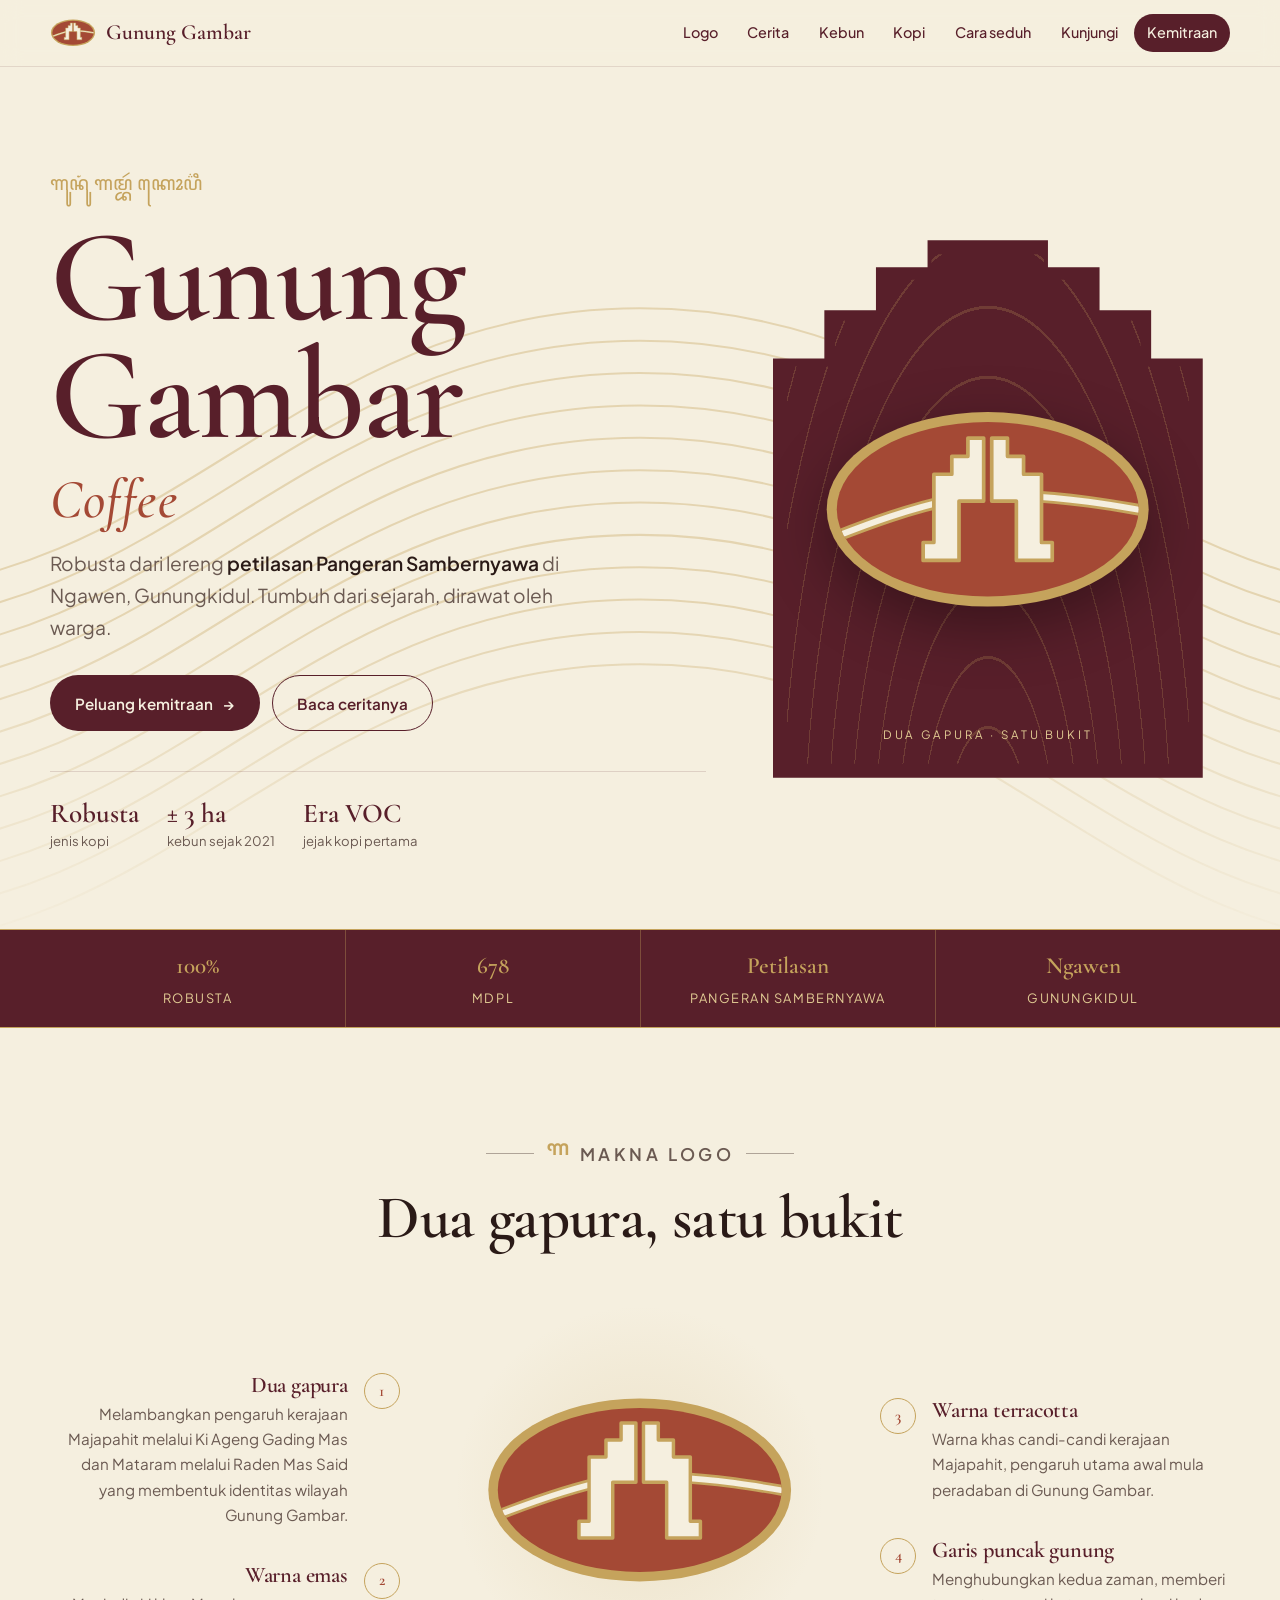
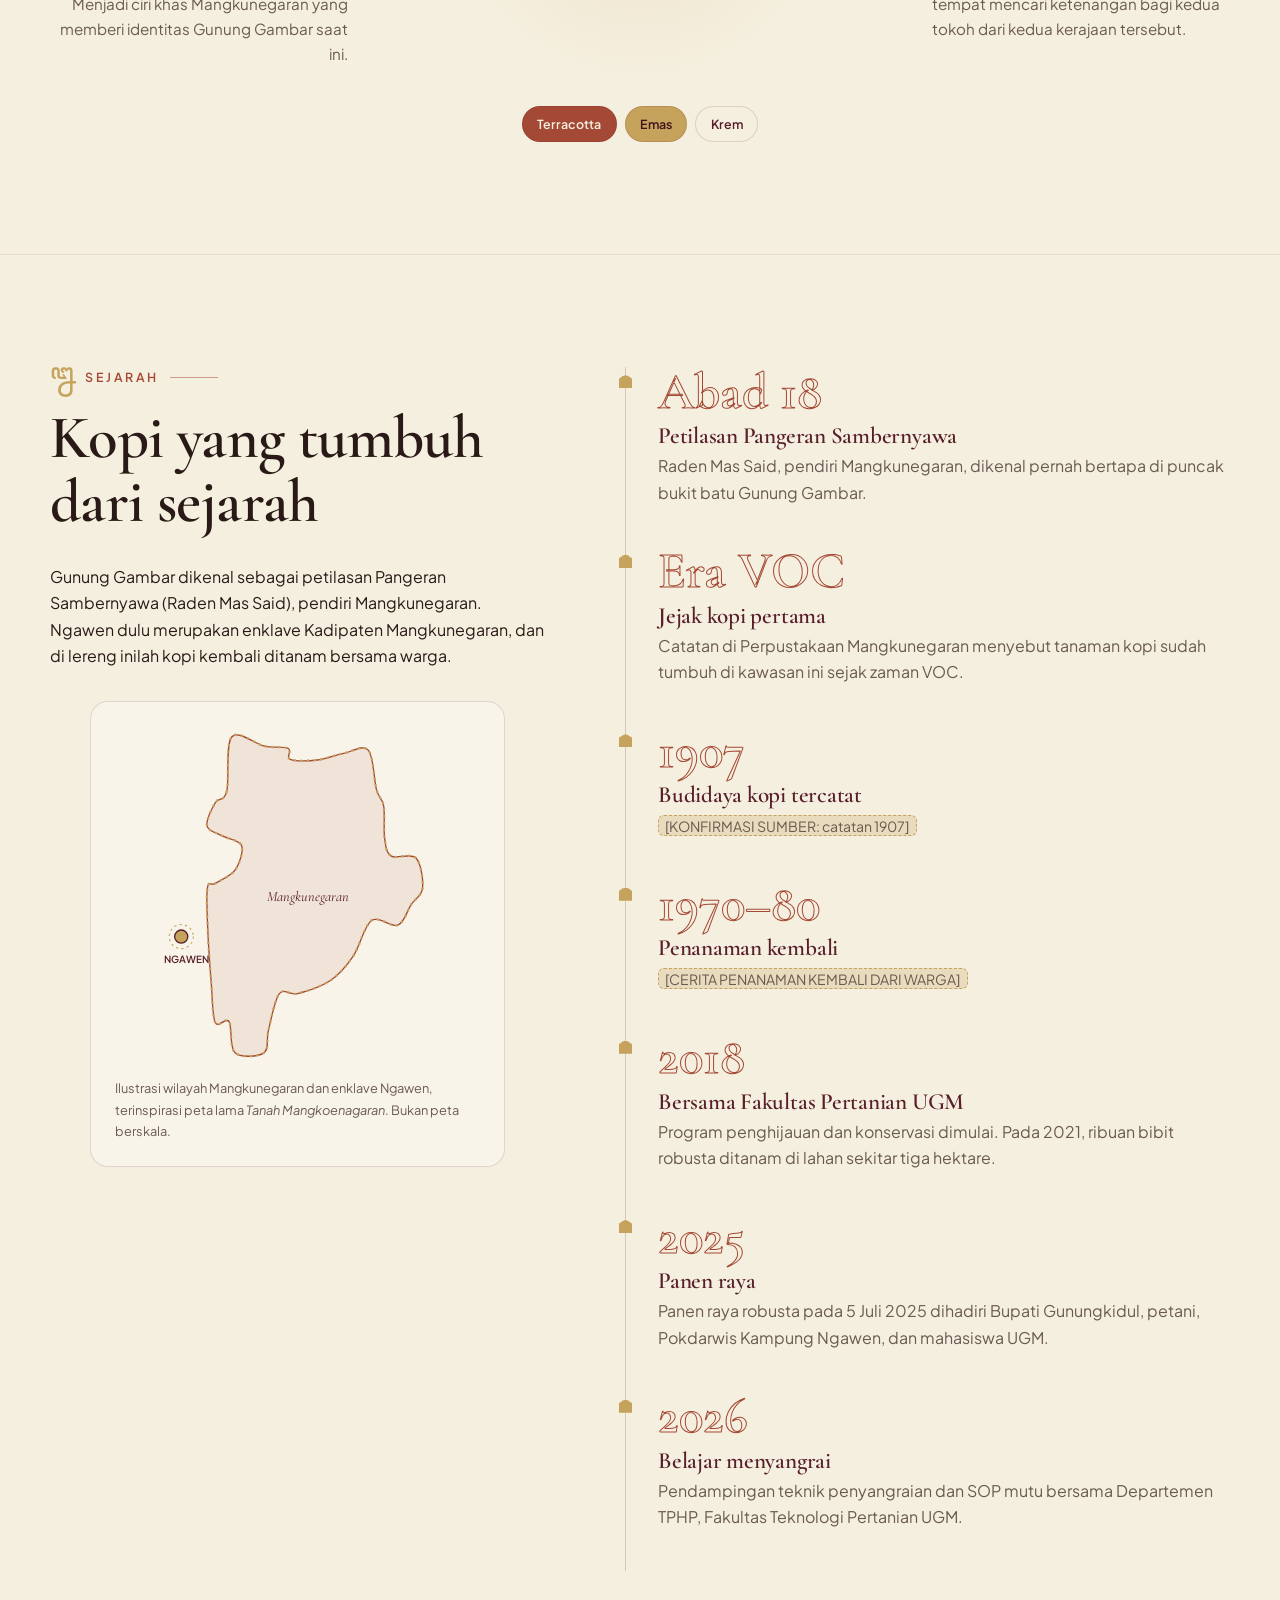
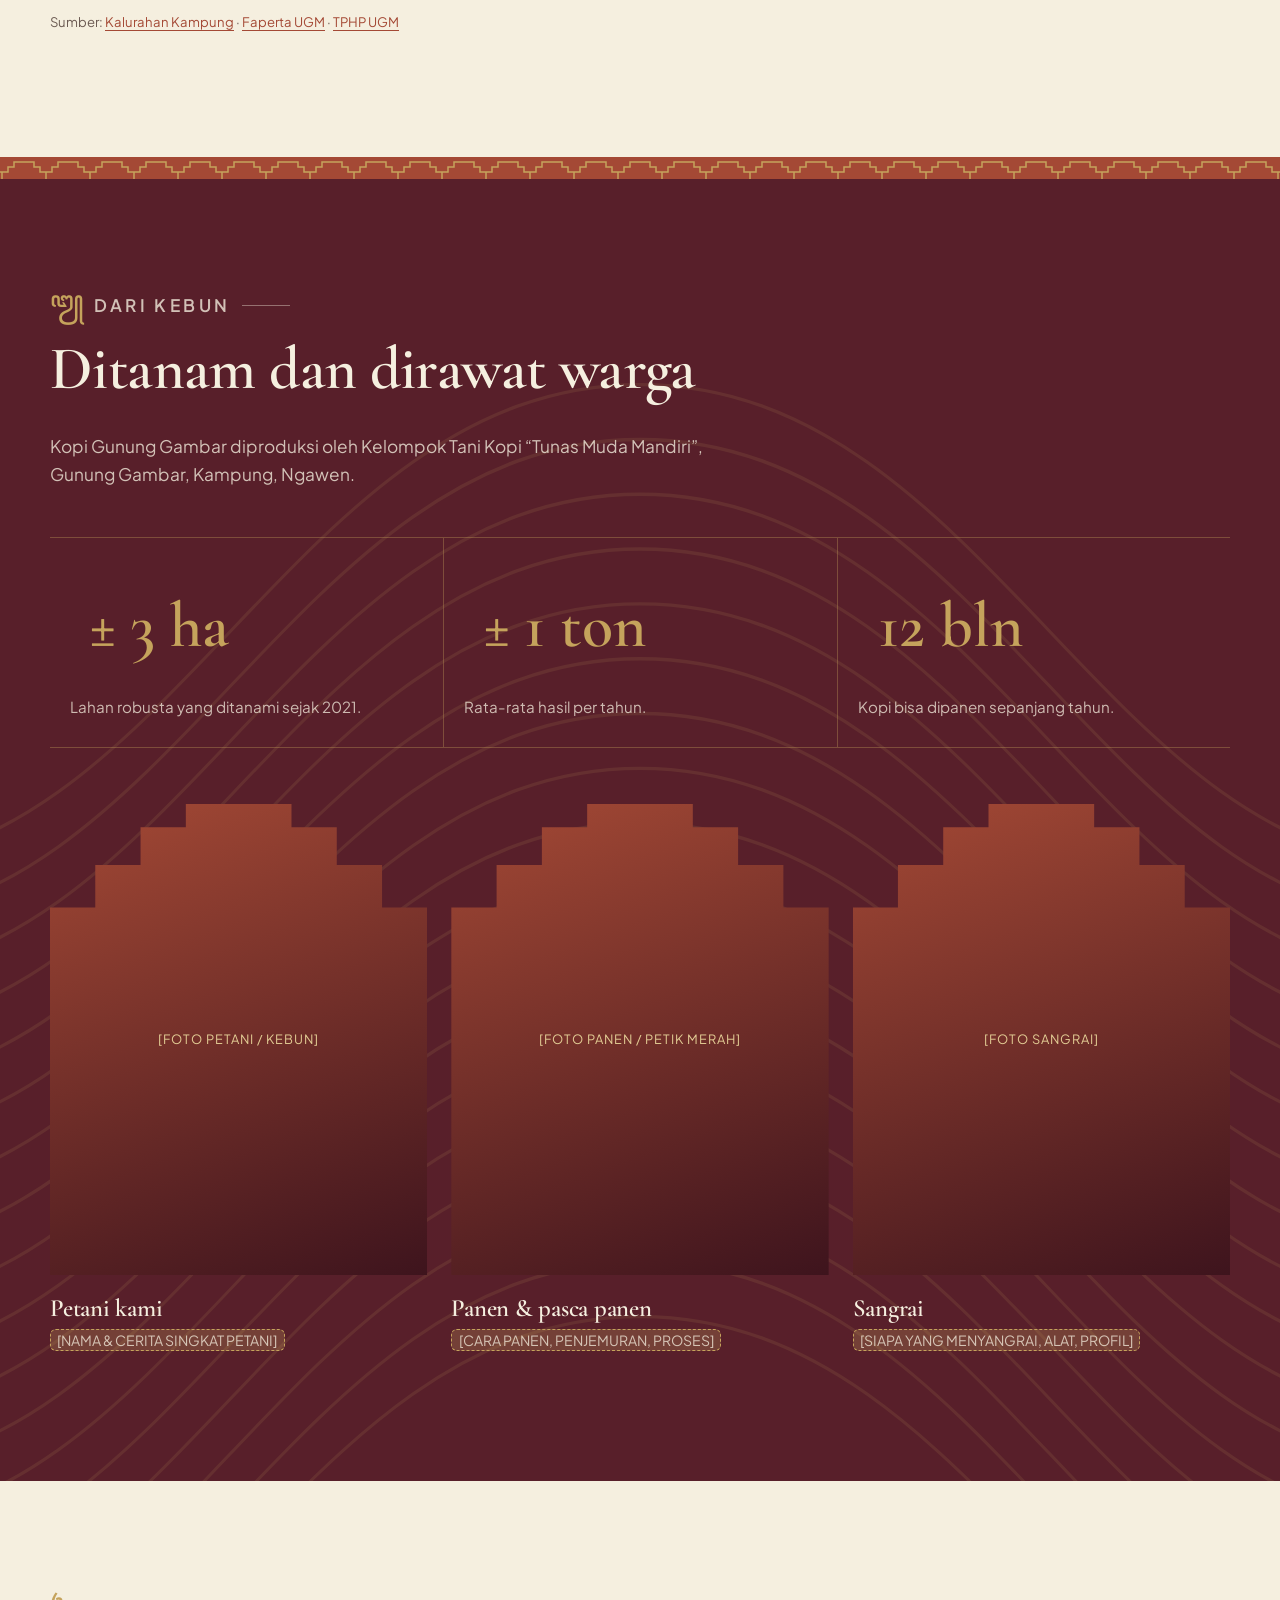
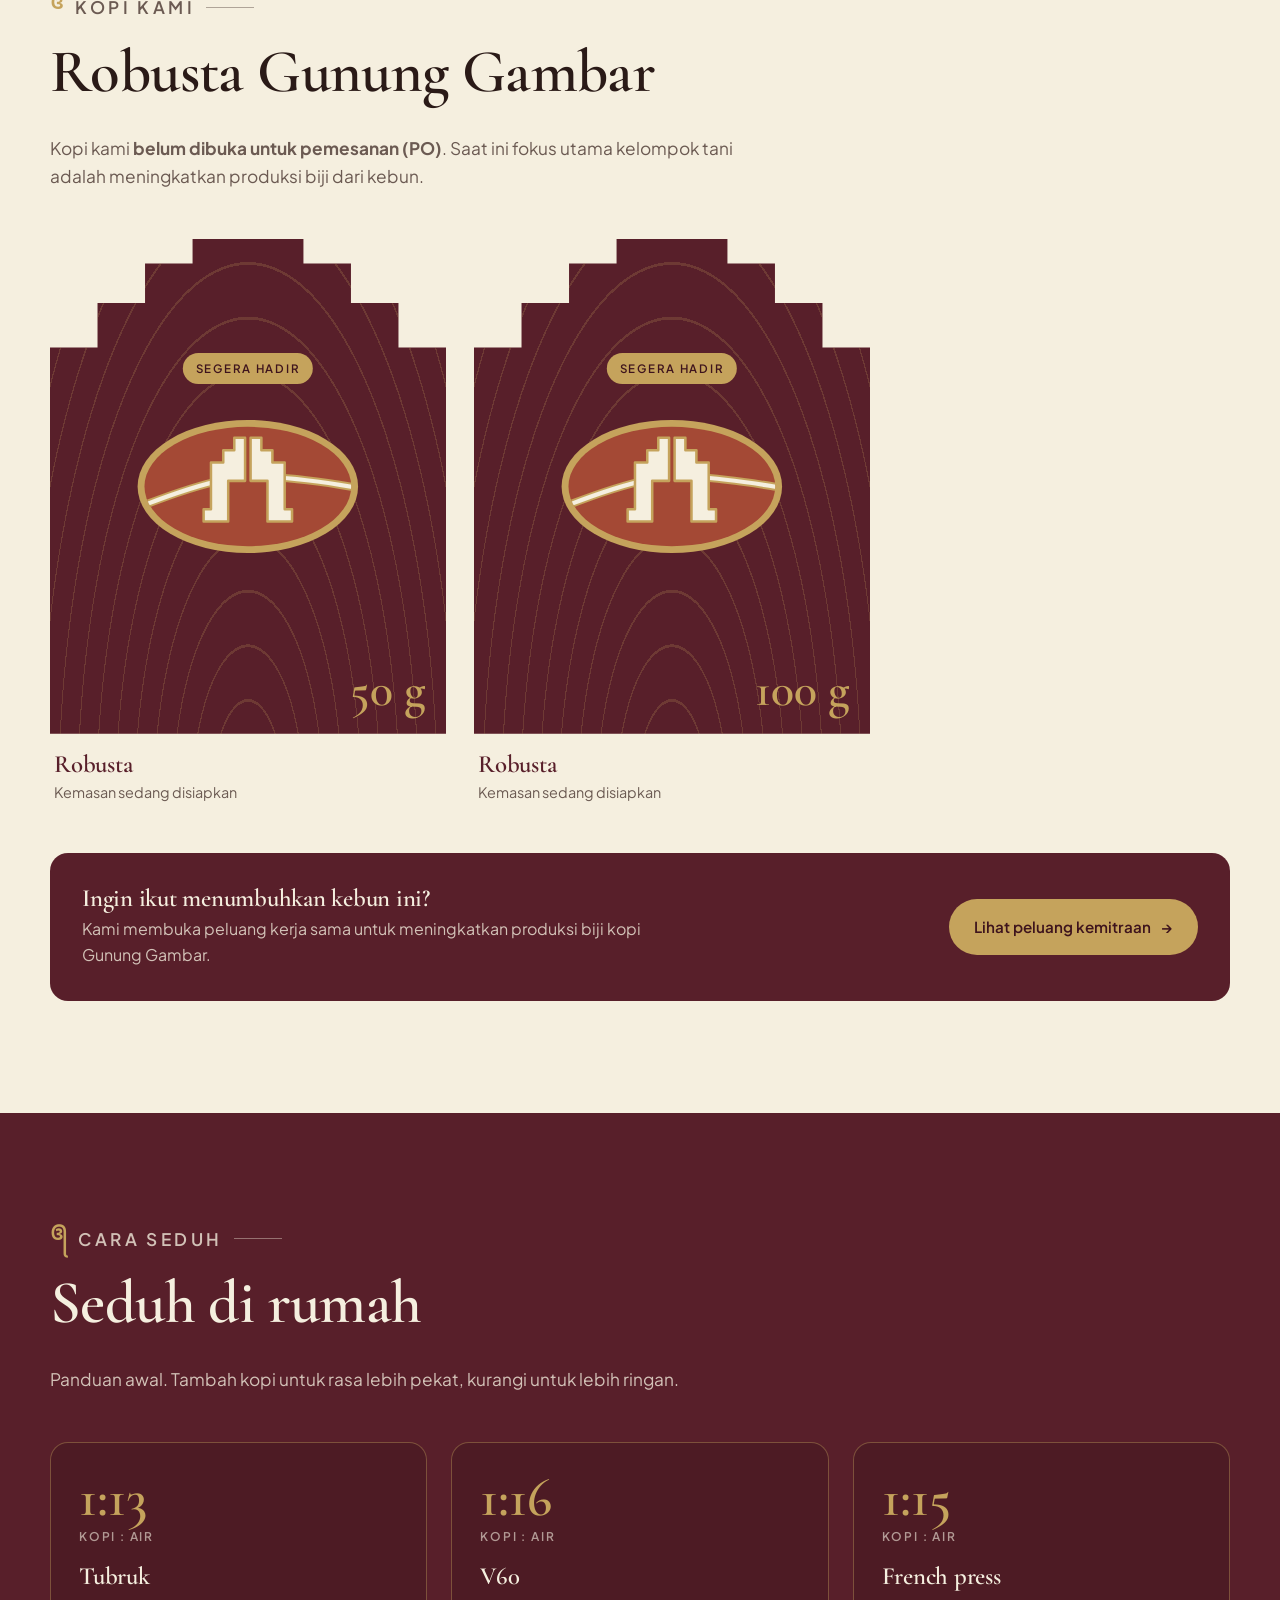
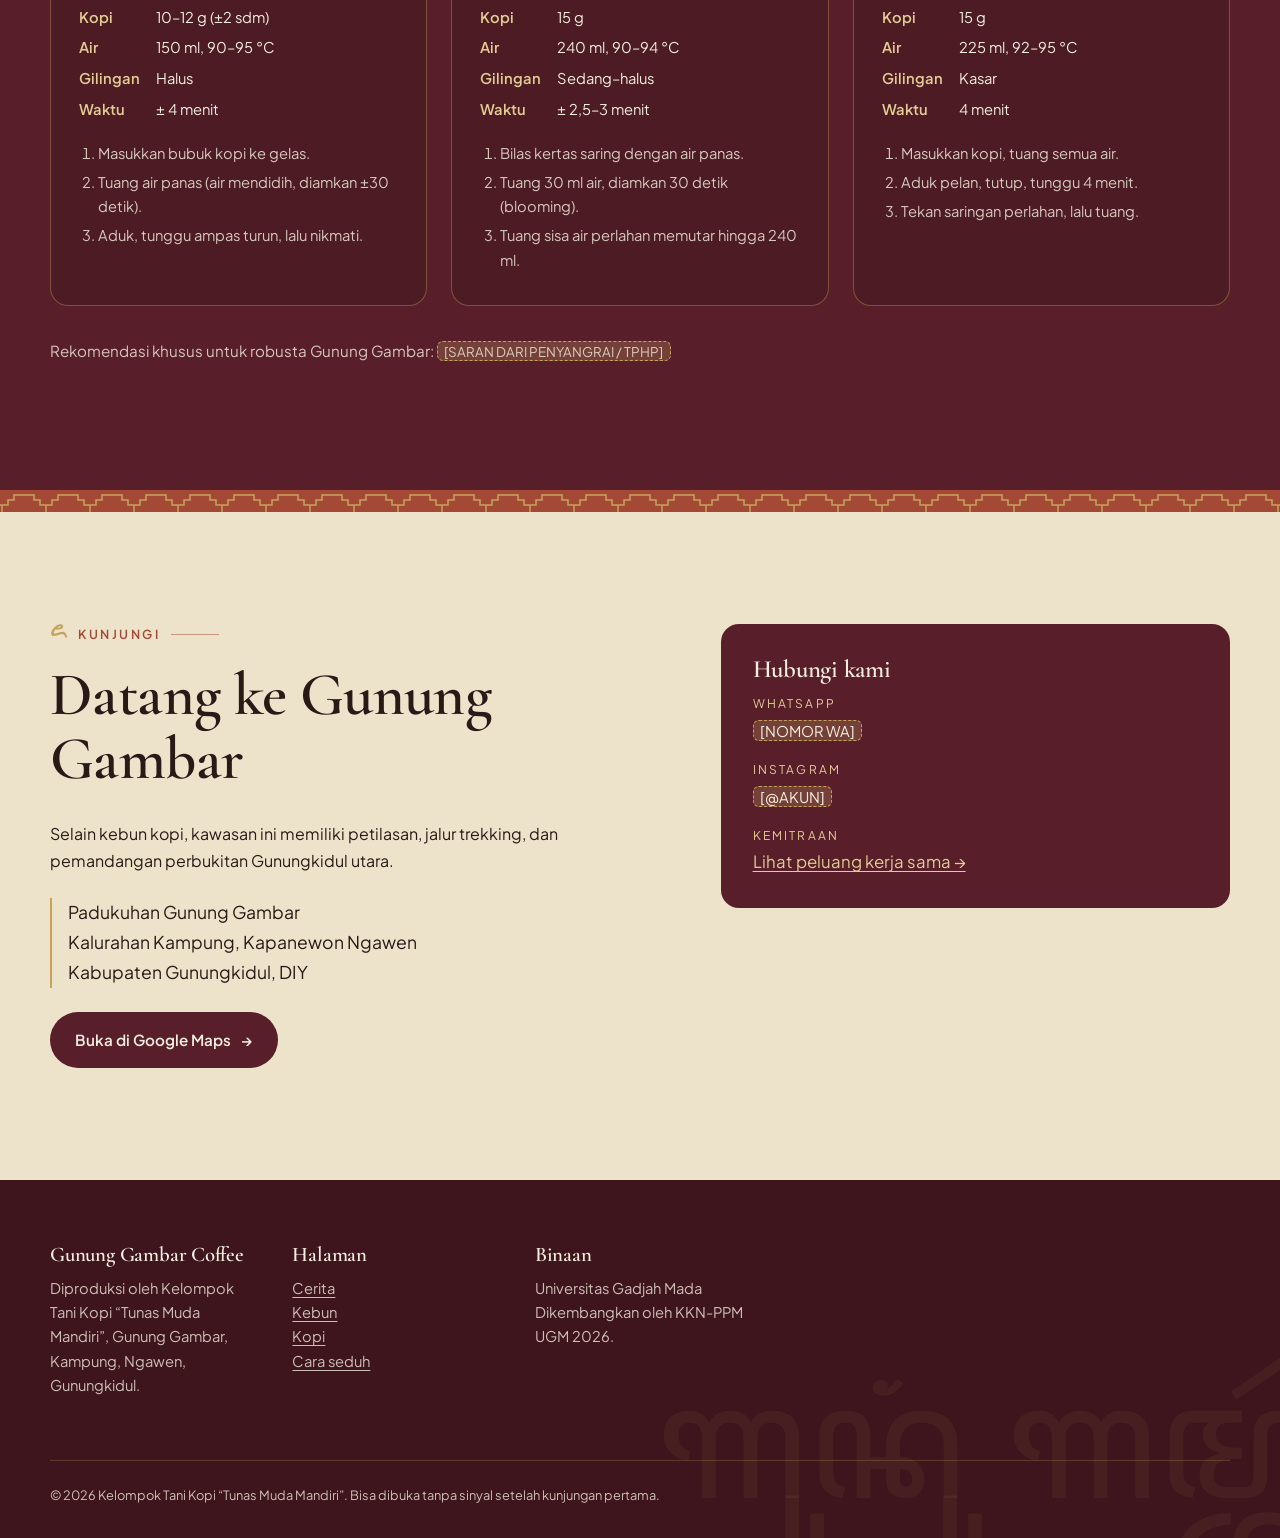
<file: index.html>
<!DOCTYPE html>
<html lang="id">
<head>
<meta charset="utf-8">
<meta name="viewport" content="width=device-width, initial-scale=1">
<title>Gunung Gambar Coffee — Robusta dari Ngawen, Gunungkidul</title>
<meta name="description" content="Kopi robusta Gunung Gambar dari Kalurahan Kampung, Ngawen, Gunungkidul. Cerita, asal kebun, dan cara seduh.">
<meta name="theme-color" content="#581F2A">
<link rel="manifest" href="manifest.webmanifest">
<link rel="icon" href="assets/ikon.svg" type="image/svg+xml">
<link rel="preconnect" href="https://fonts.googleapis.com">
<link rel="preconnect" href="https://fonts.gstatic.com" crossorigin>
<link rel="stylesheet" href="https://fonts.googleapis.com/css2?family=Cormorant+Garamond:ital,wght@0,500;0,600;1,500&amp;family=Plus+Jakarta+Sans:wght@400;500;600&amp;display=swap">
<link rel="stylesheet" href="https://fonts.googleapis.com/css2?family=Noto+Sans+Javanese&amp;display=swap&amp;text=%20%EA%A6%81%EA%A6%82%EA%A6%8F%EA%A6%92%EA%A6%A4%EA%A6%A5%EA%A6%A7%EA%A6%A9%EA%A6%B3%EA%A6%B4%EA%A6%B6%EA%A6%B8%EA%A6%BA%EA%A7%80%EA%A7%91%EA%A7%92%EA%A7%93%EA%A7%94%EA%A7%95%EA%A7%96">
<link rel="stylesheet" href="assets/style.css">
</head>
<body>
<a class="lewati" href="#isi">Langsung ke isi</a>
<svg width="0" height="0" style="position:absolute" aria-hidden="true">
  <defs><clipPath id="klip-biji"><ellipse cx="100" cy="64" rx="90" ry="52"/></clipPath></defs>
  <!-- Logo baru: biji kopi bata berbingkai emas + dua gapura + garis punggung bukit -->
  <symbol id="logo" viewBox="0 0 200 128">
    <ellipse cx="100" cy="64" rx="96" ry="58" fill="#C5A35C"/>
    <ellipse cx="100" cy="64" rx="90" ry="52" fill="#A44935"/>
    <g clip-path="url(#klip-biji)" fill="none" stroke-linecap="round">
      <path d="M0,84 C30,72 55,63 80,58 M120,56 C148,57 172,61 200,66" stroke="#C5A35C" stroke-width="7"/>
      <path d="M0,84 C30,72 55,63 80,58 M120,56 C148,57 172,61 200,66" stroke="#F5EFDF" stroke-width="3.6"/>
    </g>
    <g fill="#F5EFDF" stroke="#C5A35C" stroke-width="2.2" stroke-linejoin="round">
      <path d="M88.2,21.5H97.6V59.1H82.9V94.5H61.5V83.8H67.9V43.1H78.6V32.4H88.2Z"/>
      <path d="M111.8,21.5H102.4V59.1H117.1V94.5H138.5V83.8H132.1V43.1H121.4V32.4H111.8Z"/>
    </g>
  </symbol>
</svg>

<header class="kepala">
  <div class="wadah">
    <a class="merek" href="#beranda" aria-label="Gunung Gambar Coffee, ke beranda">
      <svg viewBox="0 0 200 128" aria-hidden="true"><use href="#logo"/></svg>
      <span>Gunung Gambar</span>
    </a>
    <nav aria-label="Menu utama">
      <ul class="menu">
        <li><a href="#makna">Logo</a></li>
        <li><a href="#cerita">Cerita</a></li>
        <li><a href="#kebun">Kebun</a></li>
        <li><a href="#kopi">Kopi</a></li>
        <li><a href="#seduh">Cara seduh</a></li>
        <li><a href="#kunjungi">Kunjungi</a></li>
        <li><a class="menu-sorot" href="kemitraan.html">Kemitraan</a></li>
      </ul>
    </nav>
  </div>
</header>

<main id="isi">

<!-- ================= BERANDA ================= -->
<section class="hero" id="beranda" aria-labelledby="judul-utama">
  <svg class="kontur" viewBox="0 0 520 380" preserveAspectRatio="none" aria-hidden="true"><g fill="none" stroke="#C5A35C" stroke-width="1" vector-effect="non-scaling-stroke"><path d="M-60 200C70 200 120 60 260 60C400 60 450 200 580 200"/><path d="M-60 216C70 216 120 76 260 76C400 76 450 216 580 216"/><path d="M-60 232C70 232 120 92 260 92C400 92 450 232 580 232"/><path d="M-60 248C70 248 120 108 260 108C400 108 450 248 580 248"/><path d="M-60 264C70 264 120 124 260 124C400 124 450 264 580 264"/><path d="M-60 280C70 280 120 140 260 140C400 140 450 280 580 280"/><path d="M-60 296C70 296 120 156 260 156C400 156 450 296 580 296"/><path d="M-60 312C70 312 120 172 260 172C400 172 450 312 580 312"/><path d="M-60 328C70 328 120 188 260 188C400 188 450 328 580 328"/><path d="M-60 344C70 344 120 204 260 204C400 204 450 344 580 344"/><path d="M-60 360C70 360 120 220 260 220C400 220 450 360 580 360"/><path d="M-60 376C70 376 120 236 260 236C400 236 450 376 580 376"/></g></svg>
  <div class="wadah">
    <div>
      <p class="aksara" lang="jv" aria-label="Gunung Gambar Kopi, dalam aksara Jawa">ꦒꦸꦤꦸꦁ ꦒꦩ꧀ꦧꦂ ꦏꦺꦴꦥ꦳ꦶ</p>
      <h1 id="judul-utama">Gunung Gambar <em>Coffee</em></h1>
      <p class="tagline">Robusta dari lereng <strong>petilasan Pangeran Sambernyawa</strong> di Ngawen, Gunungkidul. Tumbuh dari sejarah, dirawat oleh warga.</p>
      <div class="tombol-baris">
        <a class="tombol utama" href="kemitraan.html">Peluang kemitraan <span class="panah" aria-hidden="true">→</span></a>
        <a class="tombol garis" href="#cerita">Baca ceritanya</a>
      </div>
      <div class="fakta-hero">
        <div><b>Robusta</b>jenis kopi</div>
        <div><b>± 3 ha</b>kebun sejak 2021</div>
        <div><b>Era VOC</b>jejak kopi pertama</div>
      </div>
    </div>
    <div class="panggung">
      <svg class="logo-besar" viewBox="0 0 200 128" role="img" aria-label="Logo Gunung Gambar: biji kopi dengan dua gapura"><use href="#logo"/></svg>
      <p class="ket-panggung">Dua gapura · satu bukit</p>
    </div>
  </div>
  <div class="pita"><ul class="pita-statis">
    <li><b>100%</b>Robusta</li>
    <li><b>678</b>mdpl</li>
    <li><b>Petilasan</b>Pangeran Sambernyawa</li>
    <li><b>Ngawen</b>Gunungkidul</li>
  </ul></div>
</section>

<!-- ================= MAKNA LOGO (teks dari tim kemasan) ================= -->
<section class="bagian makna" id="makna" aria-labelledby="judul-makna">
  <div class="wadah">
    <div class="pembuka tengah">
      <p class="label-kecil"><span class="no" lang="jv">꧑</span>Makna logo</p>
      <h2 id="judul-makna">Dua gapura, satu bukit</h2>
    </div>
    <div class="makna-grid">
      <ol class="makna-list kiri">
        <li><span class="titik">1</span><h3>Dua gapura</h3><p>Melambangkan pengaruh kerajaan Majapahit melalui Ki Ageng Gading Mas dan Mataram melalui Raden Mas Said yang membentuk identitas wilayah Gunung Gambar.</p></li>
        <li><span class="titik">2</span><h3>Warna emas</h3><p>Menjadi ciri khas Mangkunegaran yang memberi identitas Gunung Gambar saat ini.</p></li>
      </ol>
      <div class="makna-logo">
        <div class="logo-wadah"><svg viewBox="0 0 200 128" role="img" aria-label="Logo Gunung Gambar"><use href="#logo"/></svg></div>
        <div class="swatch"><span style="background:#A44935">Terracotta</span><span style="background:#C5A35C;color:#3E141D">Emas</span><span style="background:#F5EFDF;color:#581F2A">Krem</span></div>
      </div>
      <ol class="makna-list kanan" start="3">
        <li><span class="titik">3</span><h3>Warna terracotta</h3><p>Warna khas candi-candi kerajaan Majapahit, pengaruh utama awal mula peradaban di Gunung Gambar.</p></li>
        <li><span class="titik">4</span><h3>Garis puncak gunung</h3><p>Menghubungkan kedua zaman, memberi tempat mencari ketenangan bagi kedua tokoh dari kedua kerajaan tersebut.</p></li>
      </ol>
    </div>
  </div>
</section>

<!-- ================= CERITA ================= -->
<section class="bagian" id="cerita" aria-labelledby="judul-cerita">
  <div class="wadah cerita-grid">
    <div class="cerita-kiri">
      <p class="label-kecil"><span class="no" lang="jv">꧒</span>Sejarah</p>
      <h2 id="judul-cerita">Kopi yang tumbuh dari sejarah</h2>
      <p class="pembuka-teks">Gunung Gambar dikenal sebagai petilasan Pangeran Sambernyawa (Raden Mas Said), pendiri Mangkunegaran. Ngawen dulu merupakan enklave Kadipaten Mangkunegaran, dan di lereng inilah kopi kembali ditanam bersama warga.</p>
      <figure class="peta">
        <svg viewBox="0 30 260 310" role="img" aria-label="Ilustrasi wilayah Mangkunegaran dan enklave Ngawen">
          <path d="M65.5,89.5 C68.0,79.5 64.2,46.9 70.0,40.0 C75.8,33.1 91.4,46.6 100.0,48.4 C108.6,50.1 117.7,48.5 121.6,50.5 C125.5,52.5 119.0,58.6 123.4,60.4 C127.8,62.1 139.9,61.9 148.0,61.0 C156.1,60.1 164.2,56.5 172.0,55.0 C179.8,53.5 189.5,46.5 194.5,52.0 C199.5,57.5 199.7,79.5 202.0,88.0 C204.3,96.5 207.3,95.5 208.6,103.0 C209.8,110.5 208.3,125.4 209.5,133.0 C210.7,140.6 210.8,145.7 215.5,148.6 C220.2,151.5 233.2,145.5 238.0,150.4 C242.8,155.3 244.8,170.9 244.0,178.0 C243.2,185.1 237.2,187.4 233.5,193.0 C229.8,198.6 227.5,209.2 221.5,211.6 C215.5,214.0 204.2,202.8 197.5,207.4 C190.8,212.1 187.2,230.4 181.0,239.5 C174.8,248.6 168.5,256.2 160.0,262.0 C151.5,267.8 137.8,272.0 130.0,274.0 C122.2,276.0 117.9,268.5 113.5,274.0 C109.1,279.5 105.9,298.0 103.6,307.0 C101.2,316.0 104.5,324.5 99.4,328.0 C94.3,331.5 78.3,332.8 73.0,328.0 C67.7,323.2 70.6,304.1 67.6,299.5 C64.6,294.9 57.7,306.1 55.0,300.4 C52.3,294.6 52.5,278.4 51.4,265.0 C50.3,251.6 49.0,234.5 48.4,220.0 C47.8,205.5 46.7,185.8 47.8,178.0 C48.9,170.2 50.8,176.2 55.0,173.5 C59.2,170.8 69.0,167.2 73.0,161.5 C77.0,155.8 81.0,144.2 79.0,139.0 C77.0,133.8 66.2,133.0 61.0,130.0 C55.8,127.0 48.5,126.0 47.5,121.0 C46.5,116.0 52.0,105.2 55.0,100.0 C58.0,94.8 63.0,99.5 65.5,89.5 Z" transform="translate(0 0)" fill="rgba(164,73,53,.10)" stroke="#A44935" stroke-width="1.2"/>
          <path d="M65.5,89.5 C68.0,79.5 64.2,46.9 70.0,40.0 C75.8,33.1 91.4,46.6 100.0,48.4 C108.6,50.1 117.7,48.5 121.6,50.5 C125.5,52.5 119.0,58.6 123.4,60.4 C127.8,62.1 139.9,61.9 148.0,61.0 C156.1,60.1 164.2,56.5 172.0,55.0 C179.8,53.5 189.5,46.5 194.5,52.0 C199.5,57.5 199.7,79.5 202.0,88.0 C204.3,96.5 207.3,95.5 208.6,103.0 C209.8,110.5 208.3,125.4 209.5,133.0 C210.7,140.6 210.8,145.7 215.5,148.6 C220.2,151.5 233.2,145.5 238.0,150.4 C242.8,155.3 244.8,170.9 244.0,178.0 C243.2,185.1 237.2,187.4 233.5,193.0 C229.8,198.6 227.5,209.2 221.5,211.6 C215.5,214.0 204.2,202.8 197.5,207.4 C190.8,212.1 187.2,230.4 181.0,239.5 C174.8,248.6 168.5,256.2 160.0,262.0 C151.5,267.8 137.8,272.0 130.0,274.0 C122.2,276.0 117.9,268.5 113.5,274.0 C109.1,279.5 105.9,298.0 103.6,307.0 C101.2,316.0 104.5,324.5 99.4,328.0 C94.3,331.5 78.3,332.8 73.0,328.0 C67.7,323.2 70.6,304.1 67.6,299.5 C64.6,294.9 57.7,306.1 55.0,300.4 C52.3,294.6 52.5,278.4 51.4,265.0 C50.3,251.6 49.0,234.5 48.4,220.0 C47.8,205.5 46.7,185.8 47.8,178.0 C48.9,170.2 50.8,176.2 55.0,173.5 C59.2,170.8 69.0,167.2 73.0,161.5 C77.0,155.8 81.0,144.2 79.0,139.0 C77.0,133.8 66.2,133.0 61.0,130.0 C55.8,127.0 48.5,126.0 47.5,121.0 C46.5,116.0 52.0,105.2 55.0,100.0 C58.0,94.8 63.0,99.5 65.5,89.5 Z" fill="none" stroke="#C5A35C" stroke-width="2.4" stroke-dasharray="0 6" stroke-linecap="round"/>
          <circle cx="24" cy="222" r="6" fill="#C5A35C" stroke="#581F2A" stroke-width="1.2"/><circle cx="24" cy="222" r="11" fill="none" stroke="#C5A35C" stroke-width="1" stroke-dasharray="2 3"/>
          <text x="8" y="246" font-family="Plus Jakarta Sans,sans-serif" font-size="9" fill="#581F2A" font-weight="600">NGAWEN</text>
          <text x="140" y="190" font-family="Cormorant Garamond,serif" font-size="13" fill="#581F2A" font-style="italic" text-anchor="middle">Mangkunegaran</text>
        </svg>
        <figcaption>Ilustrasi wilayah Mangkunegaran dan enklave Ngawen, terinspirasi peta lama <em>Tanah Mangkoenagaran</em>. Bukan peta berskala.</figcaption>
      </figure>
    </div>
    <ol class="linimasa">
      <li><span class="tahun">Abad 18</span><h3>Petilasan Pangeran Sambernyawa</h3>
        <p>Raden Mas Said, pendiri Mangkunegaran, dikenal pernah bertapa di puncak bukit batu Gunung Gambar.</p></li>
      <li><span class="tahun">Era VOC</span><h3>Jejak kopi pertama</h3>
        <p>Catatan di Perpustakaan Mangkunegaran menyebut tanaman kopi sudah tumbuh di kawasan ini sejak zaman VOC.</p></li>
      <li><span class="tahun">1907</span><h3>Budidaya kopi tercatat</h3>
        <p><span class="isian">[KONFIRMASI SUMBER: catatan 1907]</span></p></li>
      <li><span class="tahun">1970–80</span><h3>Penanaman kembali</h3>
        <p><span class="isian">[CERITA PENANAMAN KEMBALI DARI WARGA]</span></p></li>
      <li><span class="tahun">2018</span><h3>Bersama Fakultas Pertanian UGM</h3>
        <p>Program penghijauan dan konservasi dimulai. Pada 2021, ribuan bibit robusta ditanam di lahan sekitar tiga hektare.</p></li>
      <li><span class="tahun">2025</span><h3>Panen raya</h3>
        <p>Panen raya robusta pada 5 Juli 2025 dihadiri Bupati Gunungkidul, petani, Pokdarwis Kampung Ngawen, dan mahasiswa UGM.</p></li>
      <li><span class="tahun">2026</span><h3>Belajar menyangrai</h3>
        <p>Pendampingan teknik penyangraian dan SOP mutu bersama Departemen TPHP, Fakultas Teknologi Pertanian UGM.</p></li>
    </ol>
  </div>
  <div class="wadah">
    <p class="sumber">Sumber: <a href="https://desakampung.gunungkidulkab.go.id/first/artikel/1937">Kalurahan Kampung</a> · <a href="https://web.faperta.ugm.ac.id/panen-raya-kopi-robusta-di-gunung-gambar-wujud-nyata-kolaborasi-faperta-ugm-dan-masyarakat/">Faperta UGM</a> · <a href="https://tphp.ugm.ac.id/2026/11/09/tphp-ugm-dampingi-masyarakat-gunung-gambar-optimalkan-mutu-kopi-robusta-melalui-teknik-penyangraian/">TPHP UGM</a></p>
  </div>
</section>
<div class="pita-bata" aria-hidden="true"></div>

<!-- ================= KEBUN ================= -->
<section class="bagian gelap" id="kebun" aria-labelledby="judul-kebun">
  <svg class="kontur-latar" viewBox="0 0 520 380" preserveAspectRatio="none" aria-hidden="true"><g fill="none" stroke="#C5A35C" stroke-width="1" vector-effect="non-scaling-stroke"><path d="M-60 200C70 200 120 60 260 60C400 60 450 200 580 200"/><path d="M-60 216C70 216 120 76 260 76C400 76 450 216 580 216"/><path d="M-60 232C70 232 120 92 260 92C400 92 450 232 580 232"/><path d="M-60 248C70 248 120 108 260 108C400 108 450 248 580 248"/><path d="M-60 264C70 264 120 124 260 124C400 124 450 264 580 264"/><path d="M-60 280C70 280 120 140 260 140C400 140 450 280 580 280"/><path d="M-60 296C70 296 120 156 260 156C400 156 450 296 580 296"/><path d="M-60 312C70 312 120 172 260 172C400 172 450 312 580 312"/><path d="M-60 328C70 328 120 188 260 188C400 188 450 328 580 328"/><path d="M-60 344C70 344 120 204 260 204C400 204 450 344 580 344"/><path d="M-60 360C70 360 120 220 260 220C400 220 450 360 580 360"/><path d="M-60 376C70 376 120 236 260 236C400 236 450 376 580 376"/><path d="M-60 392C70 392 120 252 260 252C400 252 450 392 580 392"/><path d="M-60 408C70 408 120 268 260 268C400 268 450 408 580 408"/><path d="M-60 424C70 424 120 284 260 284C400 284 450 424 580 424"/><path d="M-60 440C70 440 120 300 260 300C400 300 450 440 580 440"/><path d="M-60 456C70 456 120 316 260 316C400 316 450 456 580 456"/><path d="M-60 472C70 472 120 332 260 332C400 332 450 472 580 472"/></g></svg>
  <div class="wadah" style="position:relative">
    <div class="pembuka">
      <p class="label-kecil"><span class="no" lang="jv">꧓</span>Dari kebun</p>
      <h2 id="judul-kebun">Ditanam dan dirawat warga</h2>
      <p>Kopi Gunung Gambar diproduksi oleh Kelompok Tani Kopi “Tunas Muda Mandiri”, Gunung Gambar, Kampung, Ngawen.</p>
    </div>
    <div class="angka-baris">
      <div><div class="angka">± 3 ha</div><p>Lahan robusta yang ditanami sejak 2021.</p></div>
      <div><div class="angka">± 1 ton</div><p>Rata-rata hasil per tahun.</p></div>
      <div><div class="angka">12 bln</div><p>Kopi bisa dipanen sepanjang tahun.</p></div>
    </div>
    <div class="kisi">
      <article class="kartu-foto"><div class="foto-kosong">[FOTO PETANI / KEBUN]</div>
        <h3>Petani kami</h3><p><span class="isian">[NAMA &amp; CERITA SINGKAT PETANI]</span></p></article>
      <article class="kartu-foto"><div class="foto-kosong">[FOTO PANEN / PETIK MERAH]</div>
        <h3>Panen &amp; pasca panen</h3><p><span class="isian">[CARA PANEN, PENJEMURAN, PROSES]</span></p></article>
      <article class="kartu-foto"><div class="foto-kosong">[FOTO SANGRAI]</div>
        <h3>Sangrai</h3><p><span class="isian">[SIAPA YANG MENYANGRAI, ALAT, PROFIL]</span></p></article>
    </div>
  </div>
</section>

<!-- ================= KOPI ================= -->
<section class="bagian" id="kopi" aria-labelledby="judul-kopi">
  <div class="wadah">
    <div class="pembuka">
      <p class="label-kecil"><span class="no" lang="jv">꧔</span>Kopi kami</p>
      <h2 id="judul-kopi">Robusta Gunung Gambar</h2>
      <p>Kopi kami <strong>belum dibuka untuk pemesanan (PO)</strong>. Saat ini fokus utama kelompok tani adalah meningkatkan produksi biji dari kebun.</p>
    </div>
    <div class="produk-kisi">
      <div class="produk segera">
        <div class="wajah"><svg viewBox="0 0 200 128" aria-hidden="true"><use href="#logo"/></svg><span class="lencana">Segera hadir</span><span class="berat">50 g</span></div>
        <div class="info"><div><h3>Robusta</h3><p class="ket">Kemasan sedang disiapkan</p></div></div>
      </div>
      <div class="produk segera">
        <div class="wajah"><svg viewBox="0 0 200 128" aria-hidden="true"><use href="#logo"/></svg><span class="lencana">Segera hadir</span><span class="berat">100 g</span></div>
        <div class="info"><div><h3>Robusta</h3><p class="ket">Kemasan sedang disiapkan</p></div></div>
      </div>
    </div>
    <div class="ajakan">
      <div><h3>Ingin ikut menumbuhkan kebun ini?</h3><p>Kami membuka peluang kerja sama untuk meningkatkan produksi biji kopi Gunung Gambar.</p></div>
      <a class="tombol emas" href="kemitraan.html">Lihat peluang kemitraan <span class="panah" aria-hidden="true">→</span></a>
    </div>
  </div>
</section>

<!-- ================= CARA SEDUH ================= -->
<section class="bagian gelap" id="seduh" aria-labelledby="judul-seduh">
  <div class="wadah">
    <div class="pembuka">
      <p class="label-kecil"><span class="no" lang="jv">꧕</span>Cara seduh</p>
      <h2 id="judul-seduh">Seduh di rumah</h2>
      <p>Panduan awal. Tambah kopi untuk rasa lebih pekat, kurangi untuk lebih ringan.</p>
    </div>
    <div class="seduh">
      <article class="resep-kartu">
        <div class="rasio">1:13<small>kopi : air</small></div>
        <h3>Tubruk</h3>
        <dl class="resep"><dt>Kopi</dt><dd>10–12 g (±2 sdm)</dd><dt>Air</dt><dd>150 ml, 90–95 °C</dd><dt>Gilingan</dt><dd>Halus</dd><dt>Waktu</dt><dd>± 4 menit</dd></dl>
        <ol><li>Masukkan bubuk kopi ke gelas.</li><li>Tuang air panas (air mendidih, diamkan ±30 detik).</li><li>Aduk, tunggu ampas turun, lalu nikmati.</li></ol>
      </article>
      <article class="resep-kartu">
        <div class="rasio">1:16<small>kopi : air</small></div>
        <h3>V60</h3>
        <dl class="resep"><dt>Kopi</dt><dd>15 g</dd><dt>Air</dt><dd>240 ml, 90–94 °C</dd><dt>Gilingan</dt><dd>Sedang–halus</dd><dt>Waktu</dt><dd>± 2,5–3 menit</dd></dl>
        <ol><li>Bilas kertas saring dengan air panas.</li><li>Tuang 30 ml air, diamkan 30 detik (blooming).</li><li>Tuang sisa air perlahan memutar hingga 240 ml.</li></ol>
      </article>
      <article class="resep-kartu">
        <div class="rasio">1:15<small>kopi : air</small></div>
        <h3>French press</h3>
        <dl class="resep"><dt>Kopi</dt><dd>15 g</dd><dt>Air</dt><dd>225 ml, 92–95 °C</dd><dt>Gilingan</dt><dd>Kasar</dd><dt>Waktu</dt><dd>4 menit</dd></dl>
        <ol><li>Masukkan kopi, tuang semua air.</li><li>Aduk pelan, tutup, tunggu 4 menit.</li><li>Tekan saringan perlahan, lalu tuang.</li></ol>
      </article>
    </div>
    <p class="catatan">Rekomendasi khusus untuk robusta Gunung Gambar: <span class="isian">[SARAN DARI PENYANGRAI / TPHP]</span></p>
  </div>
</section>
<div class="pita-bata" aria-hidden="true"></div>

<!-- ================= KUNJUNGI ================= -->
<section class="bagian krem2" id="kunjungi" aria-labelledby="judul-kunjungi">
  <div class="wadah dua-kolom">
    <div>
      <p class="label-kecil"><span class="no" lang="jv">꧖</span>Kunjungi</p>
      <h2 id="judul-kunjungi">Datang ke Gunung Gambar</h2>
      <p>Selain kebun kopi, kawasan ini memiliki petilasan, jalur trekking, dan pemandangan perbukitan Gunungkidul utara.</p>
      <address class="alamat">Padukuhan Gunung Gambar<br>Kalurahan Kampung, Kapanewon Ngawen<br>Kabupaten Gunungkidul, DIY</address>
      <a class="tombol utama" href="https://www.google.com/maps/search/?api=1&amp;query=-7.821304,110.671714">Buka di Google Maps <span class="panah" aria-hidden="true">→</span></a>
    </div>
    <div class="kartu-kontak">
      <h3>Hubungi kami</h3>
      <dl>
        <div><dt>WhatsApp</dt><dd><span class="isian">[NOMOR WA]</span></dd></div>
        <div><dt>Instagram</dt><dd><span class="isian">[@AKUN]</span></dd></div>
        <div><dt>Kemitraan</dt><dd><a href="kemitraan.html" style="color:var(--emas-muda)">Lihat peluang kerja sama →</a></dd></div>
      </dl>
    </div>
  </div>
</section>

</main>

<footer class="kaki">
  <div class="watermark" lang="jv" aria-hidden="true">ꦒꦸꦤꦸꦁ ꦒꦩ꧀ꦧꦂ</div>
  <div class="wadah">
    <div>
      <h3>Gunung Gambar Coffee</h3>
      <p>Diproduksi oleh Kelompok Tani Kopi “Tunas Muda Mandiri”, Gunung Gambar, Kampung, Ngawen, Gunungkidul.</p>
    </div>
    <div>
      <h3>Halaman</h3>
      <ul><li><a href="#cerita">Cerita</a></li><li><a href="#kebun">Kebun</a></li><li><a href="#kopi">Kopi</a></li><li><a href="#seduh">Cara seduh</a></li></ul>
    </div>
    <div>
      <h3>Binaan</h3>
      <p>Universitas Gadjah Mada<br>Dikembangkan oleh KKN-PPM UGM 2026.</p>
    </div>
    <p class="bawah">© 2026 Kelompok Tani Kopi “Tunas Muda Mandiri”. Bisa dibuka tanpa sinyal setelah kunjungan pertama.</p>
  </div>
</footer>

<script src="assets/app.js" defer></script>
</body>
</html>
</file>
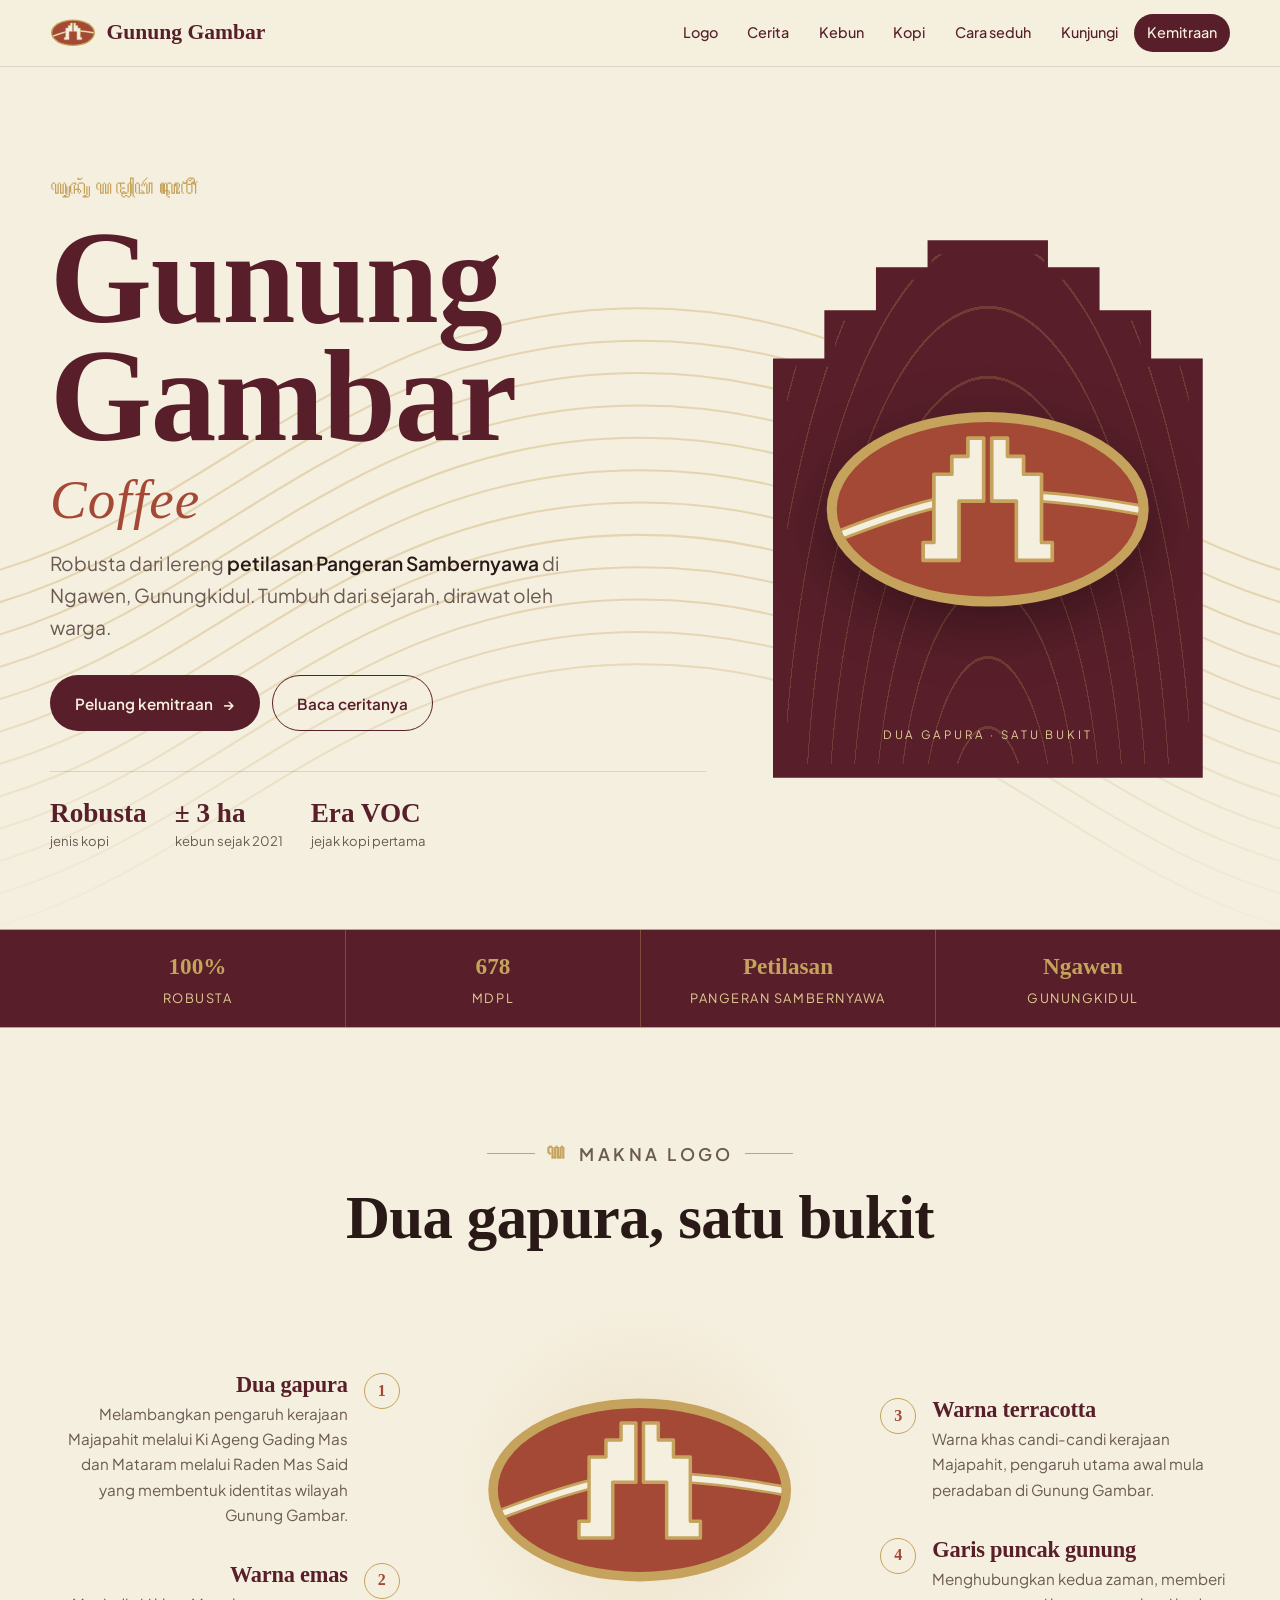
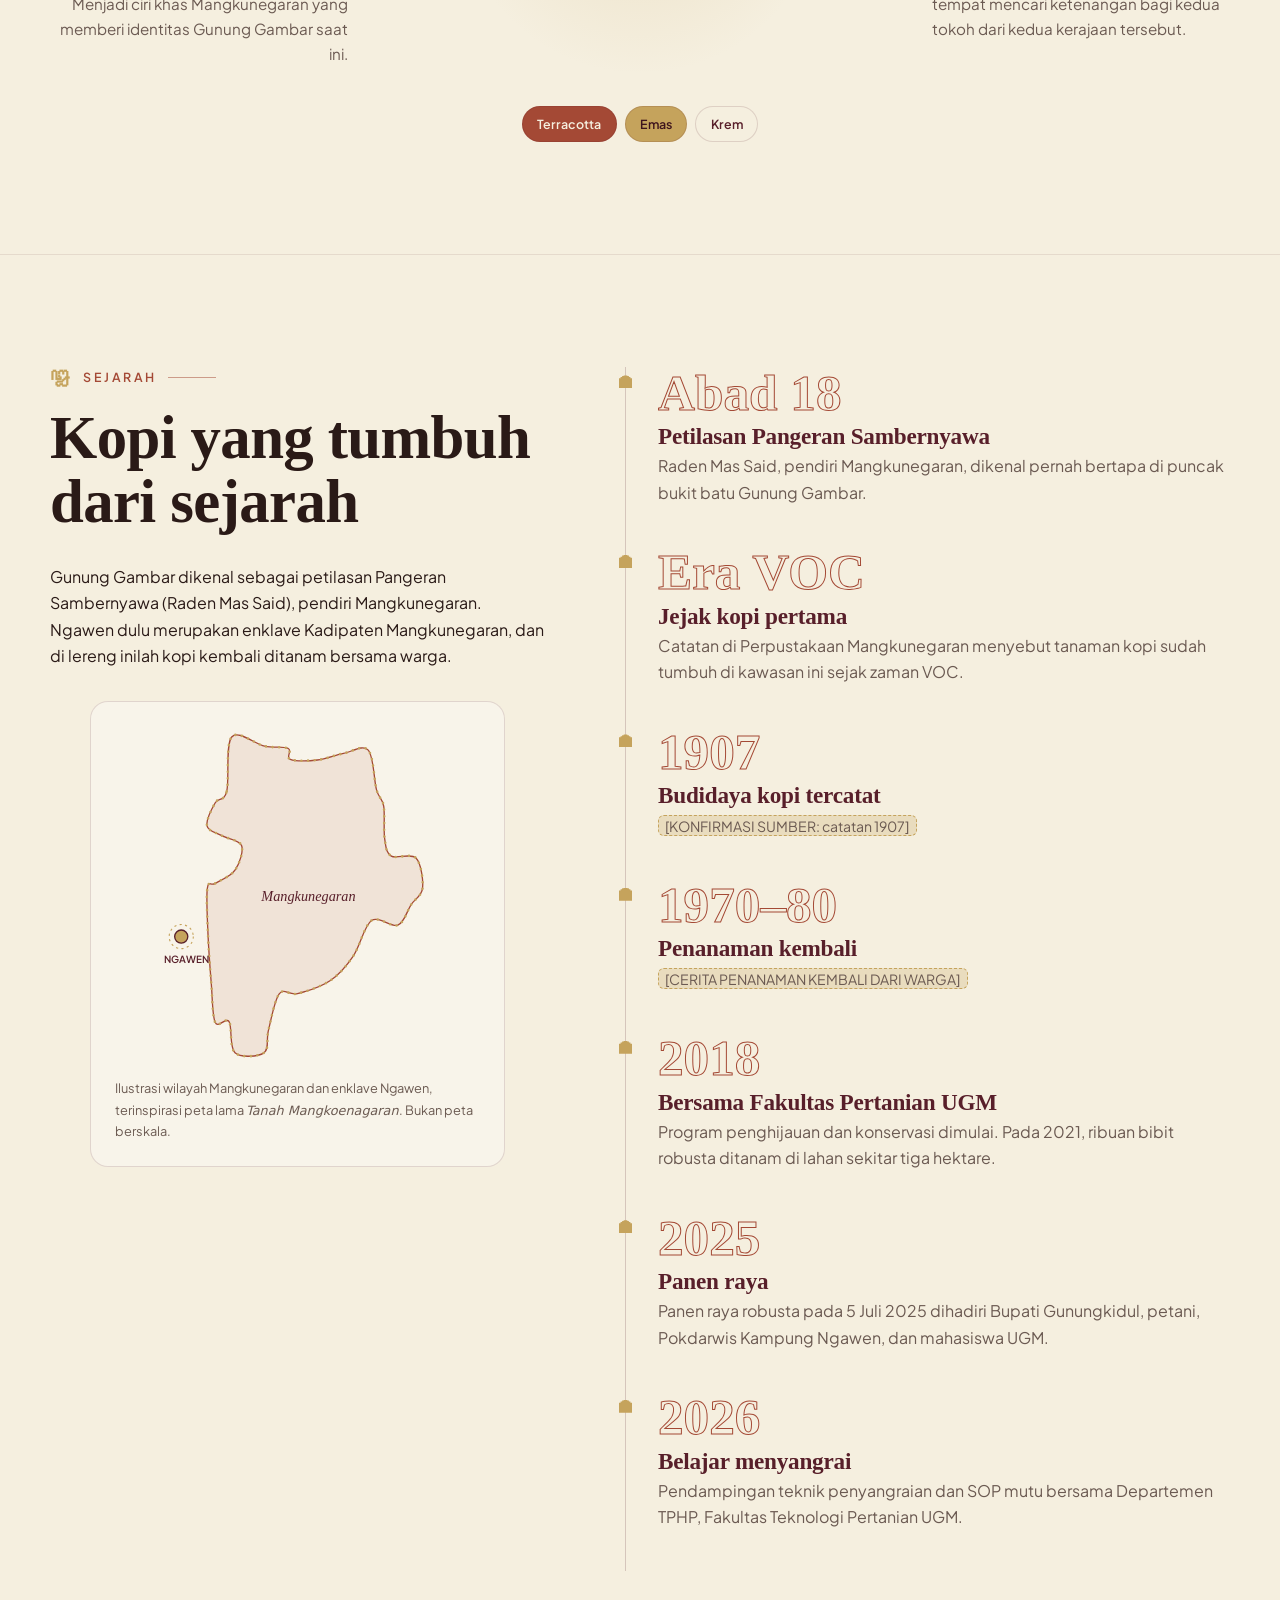
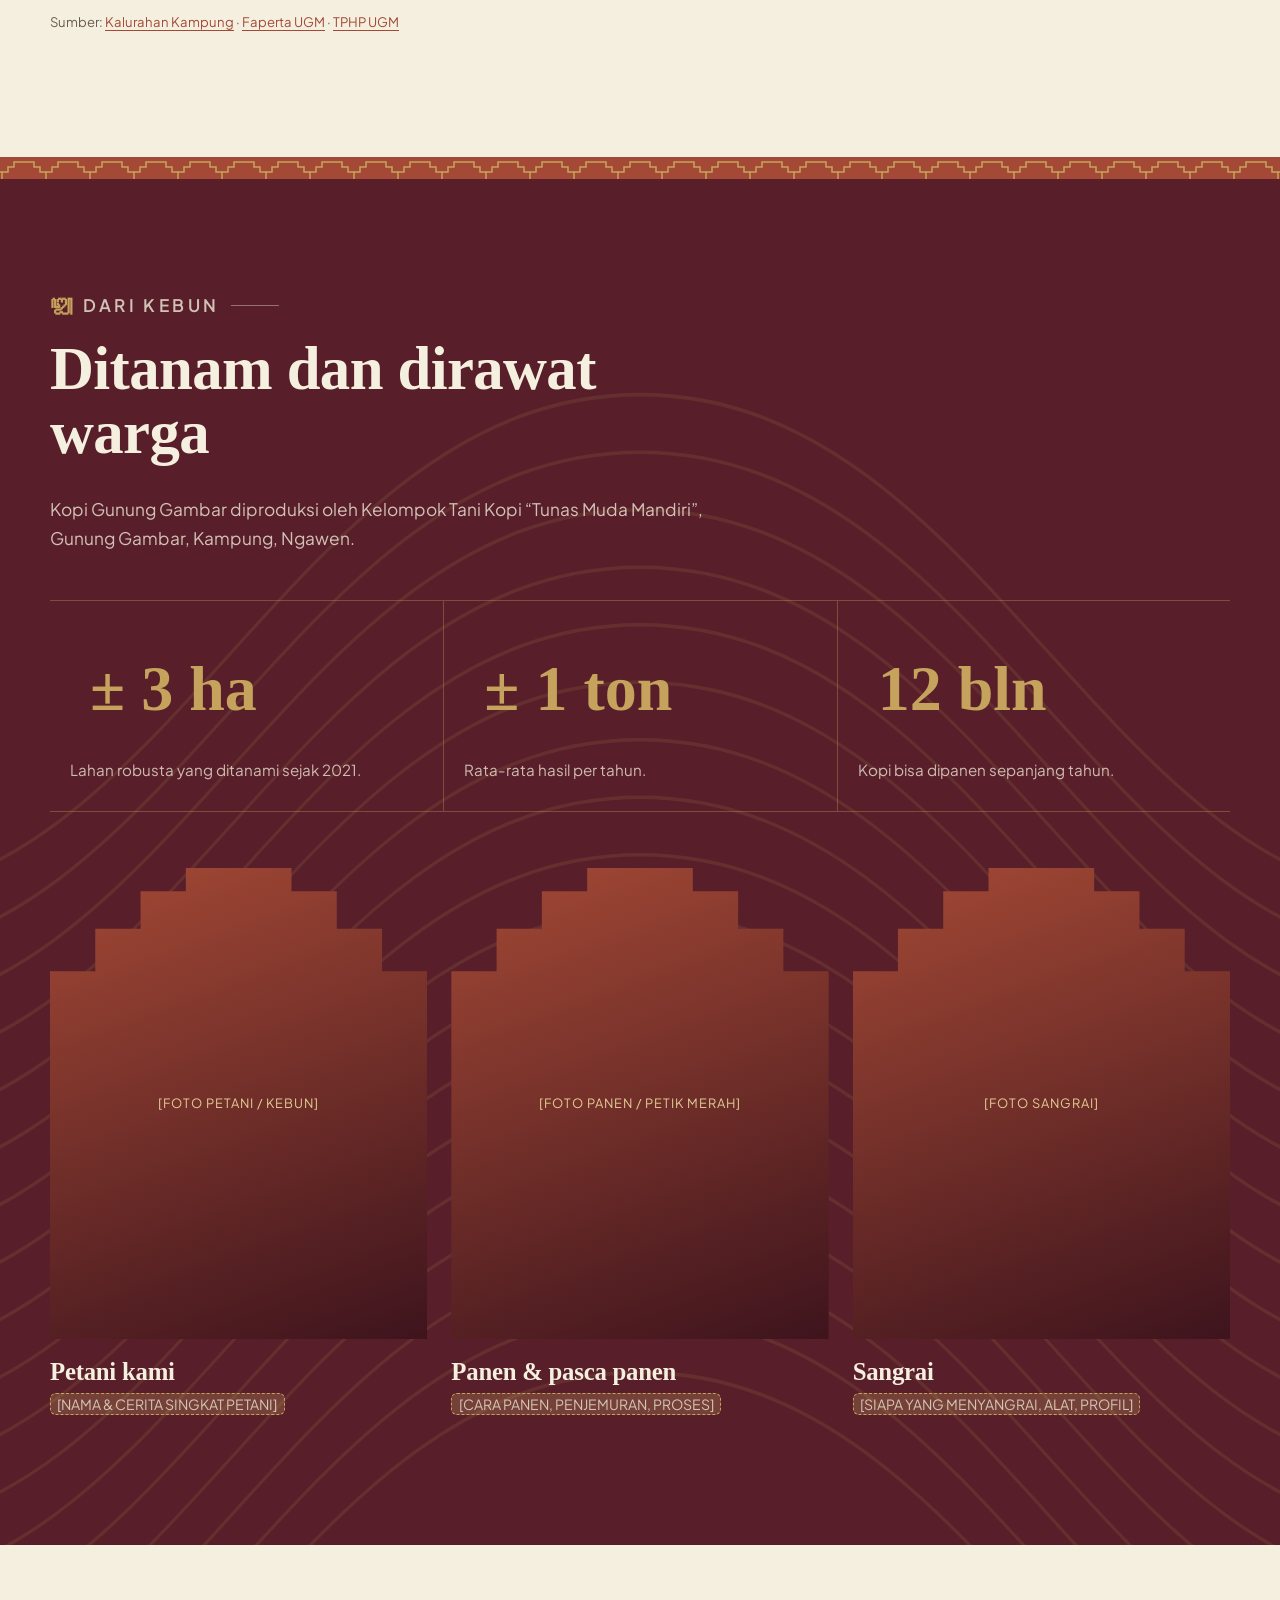
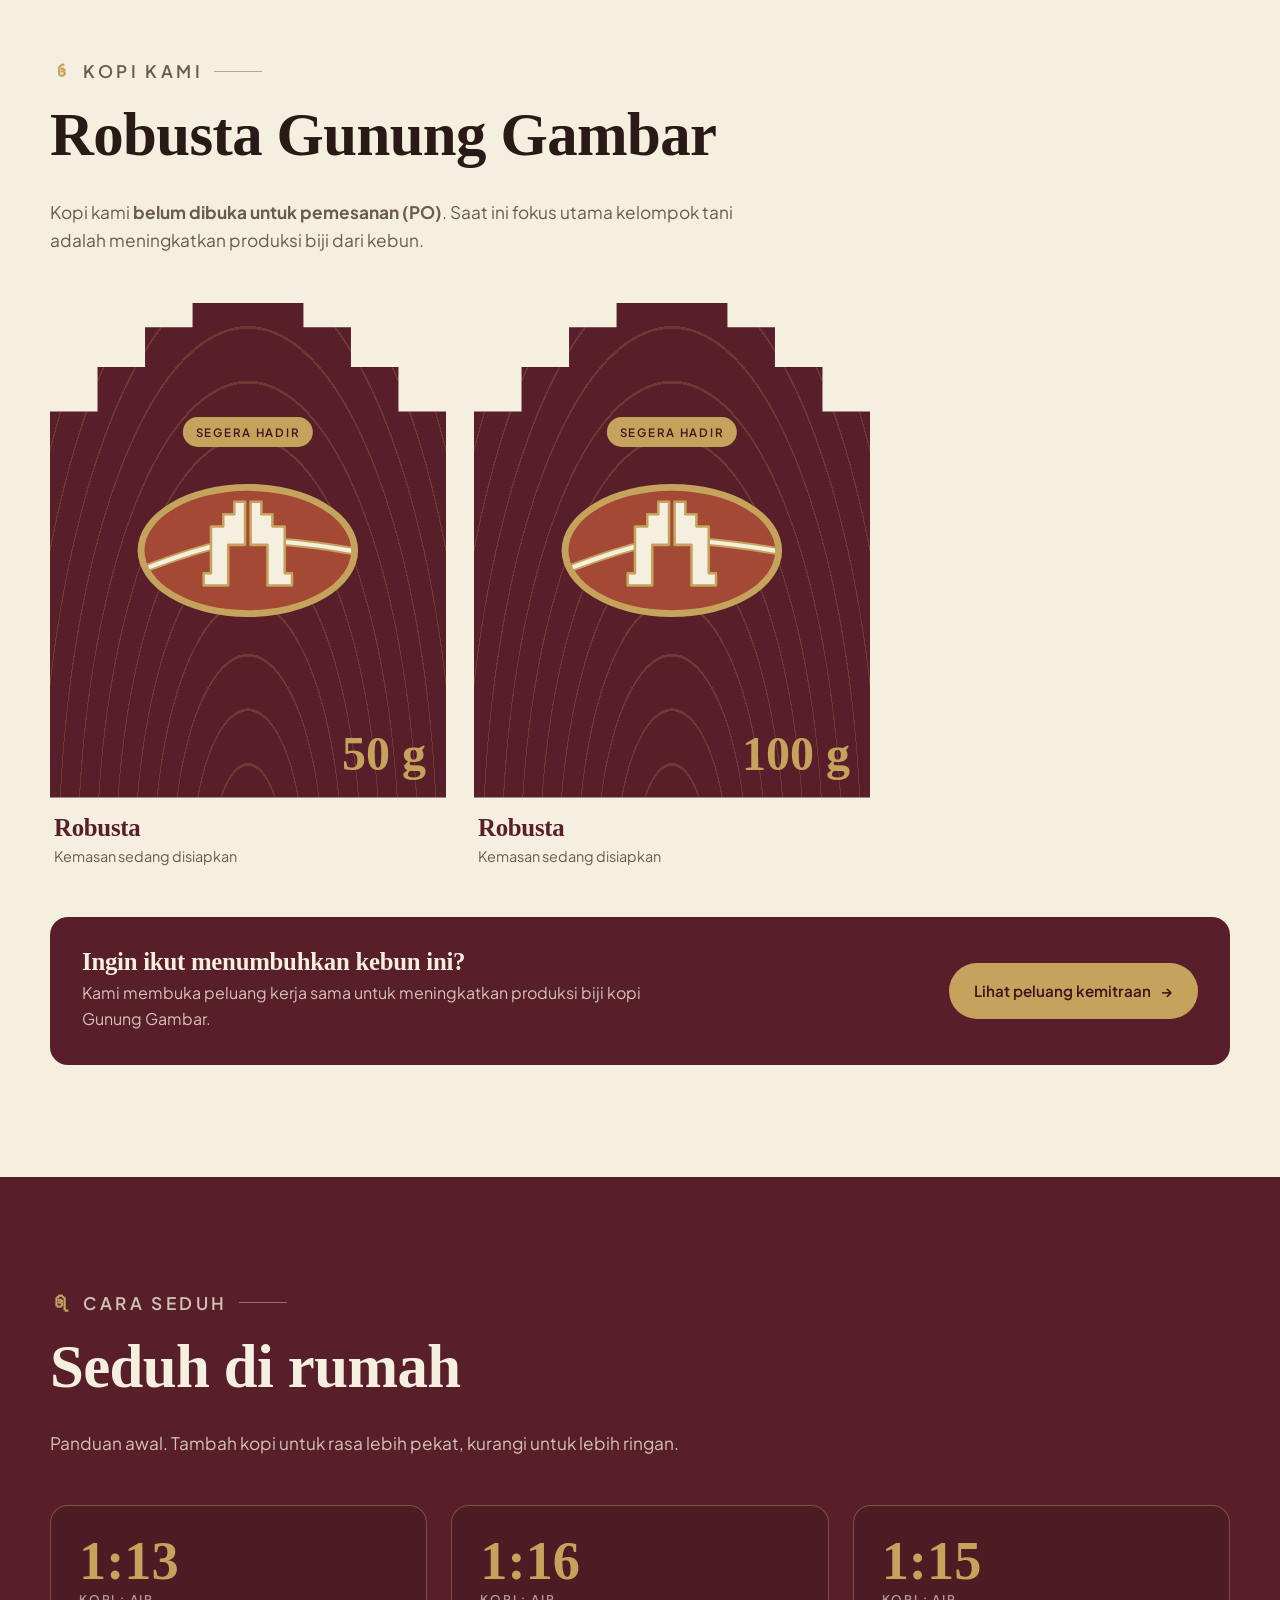
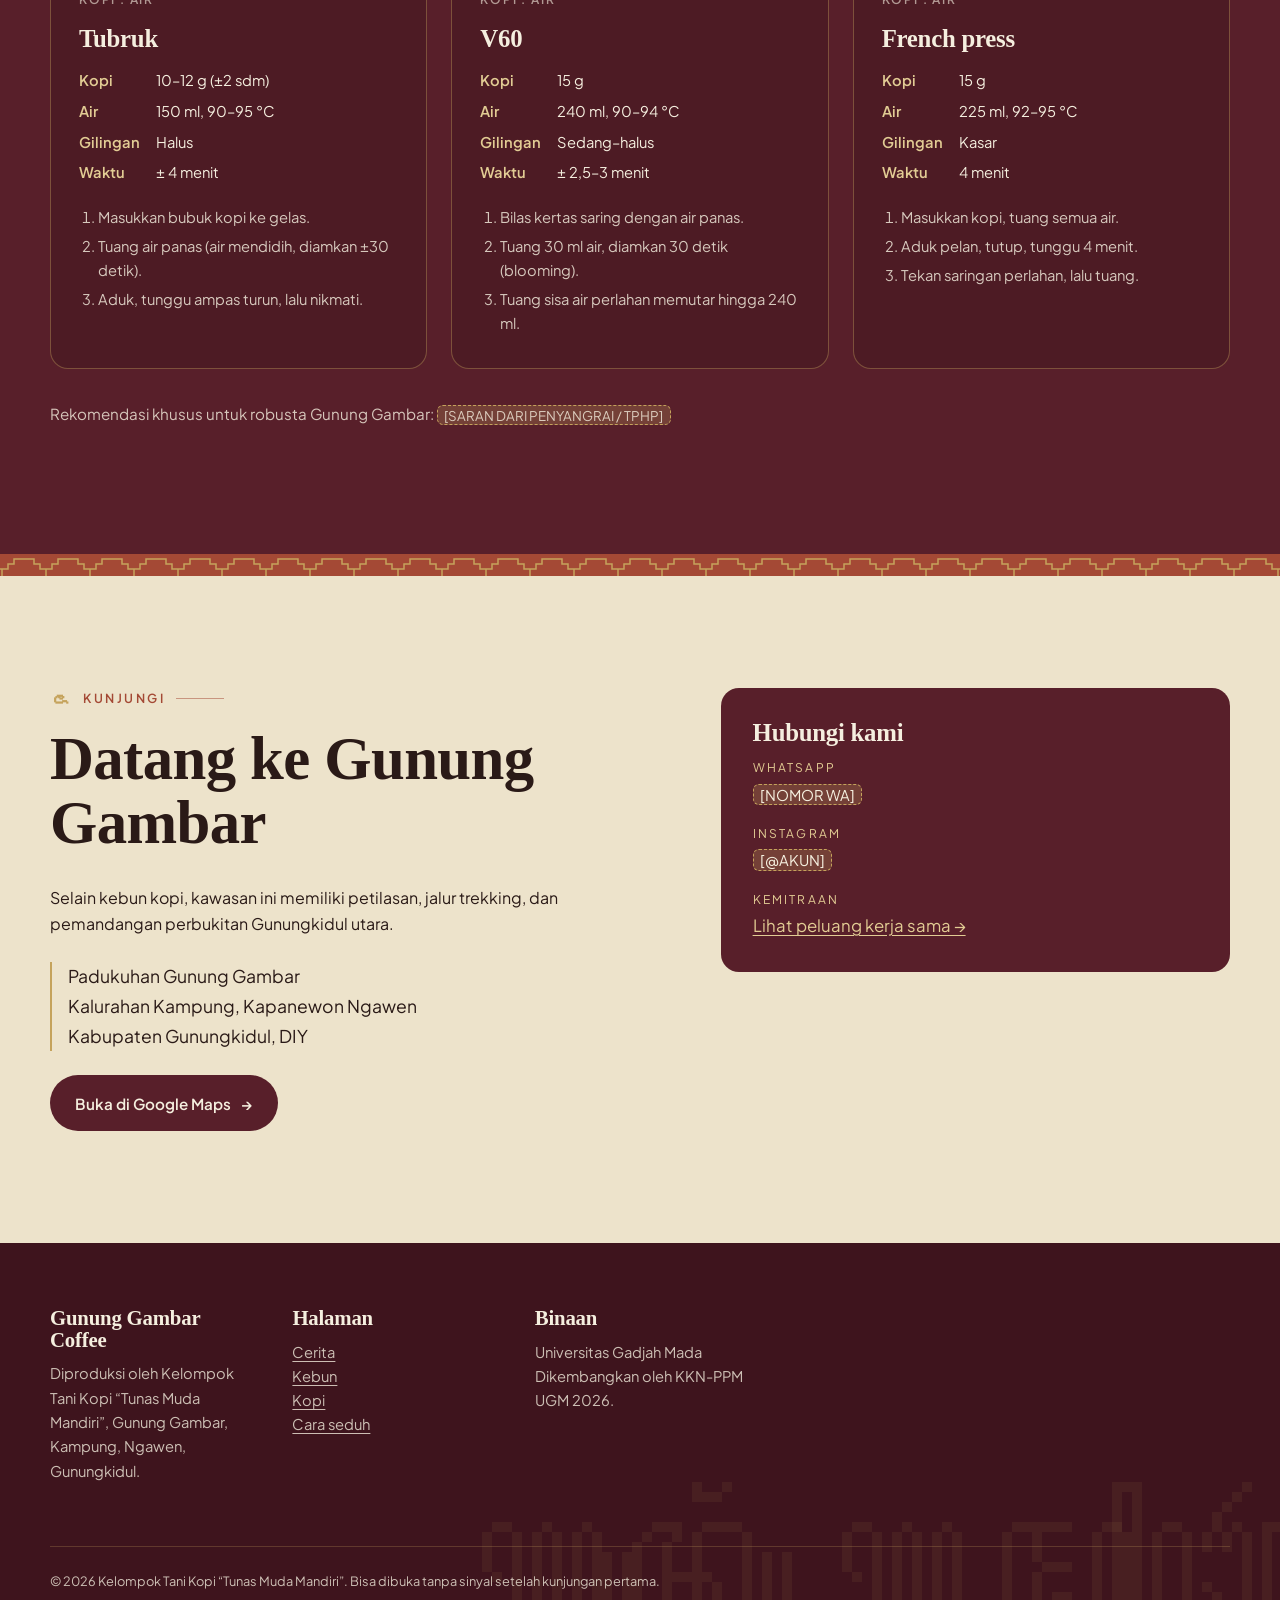
<file: q/index.html>
<!doctype html>
<html lang="id"><head><meta charset="utf-8">
<meta name="viewport" content="width=device-width,initial-scale=1">
<title>Gunung Gambar</title>
<!-- QR di kemasan menuju halaman ini. Untuk mengubah tujuan QR, ubah alamat di DUA tempat di bawah ini.
     Contoh ke halaman produk: ../produk.html#robusta-100g -->
<meta http-equiv="refresh" content="0; url=../">
</head><body style="font-family:sans-serif;padding:2rem;background:#F5EFDF;color:#581F2A">
<p>Membuka Gunung Gambar Coffee… <a href="../">Klik di sini kalau tidak terbuka otomatis.</a></p>
</body></html>
</file>
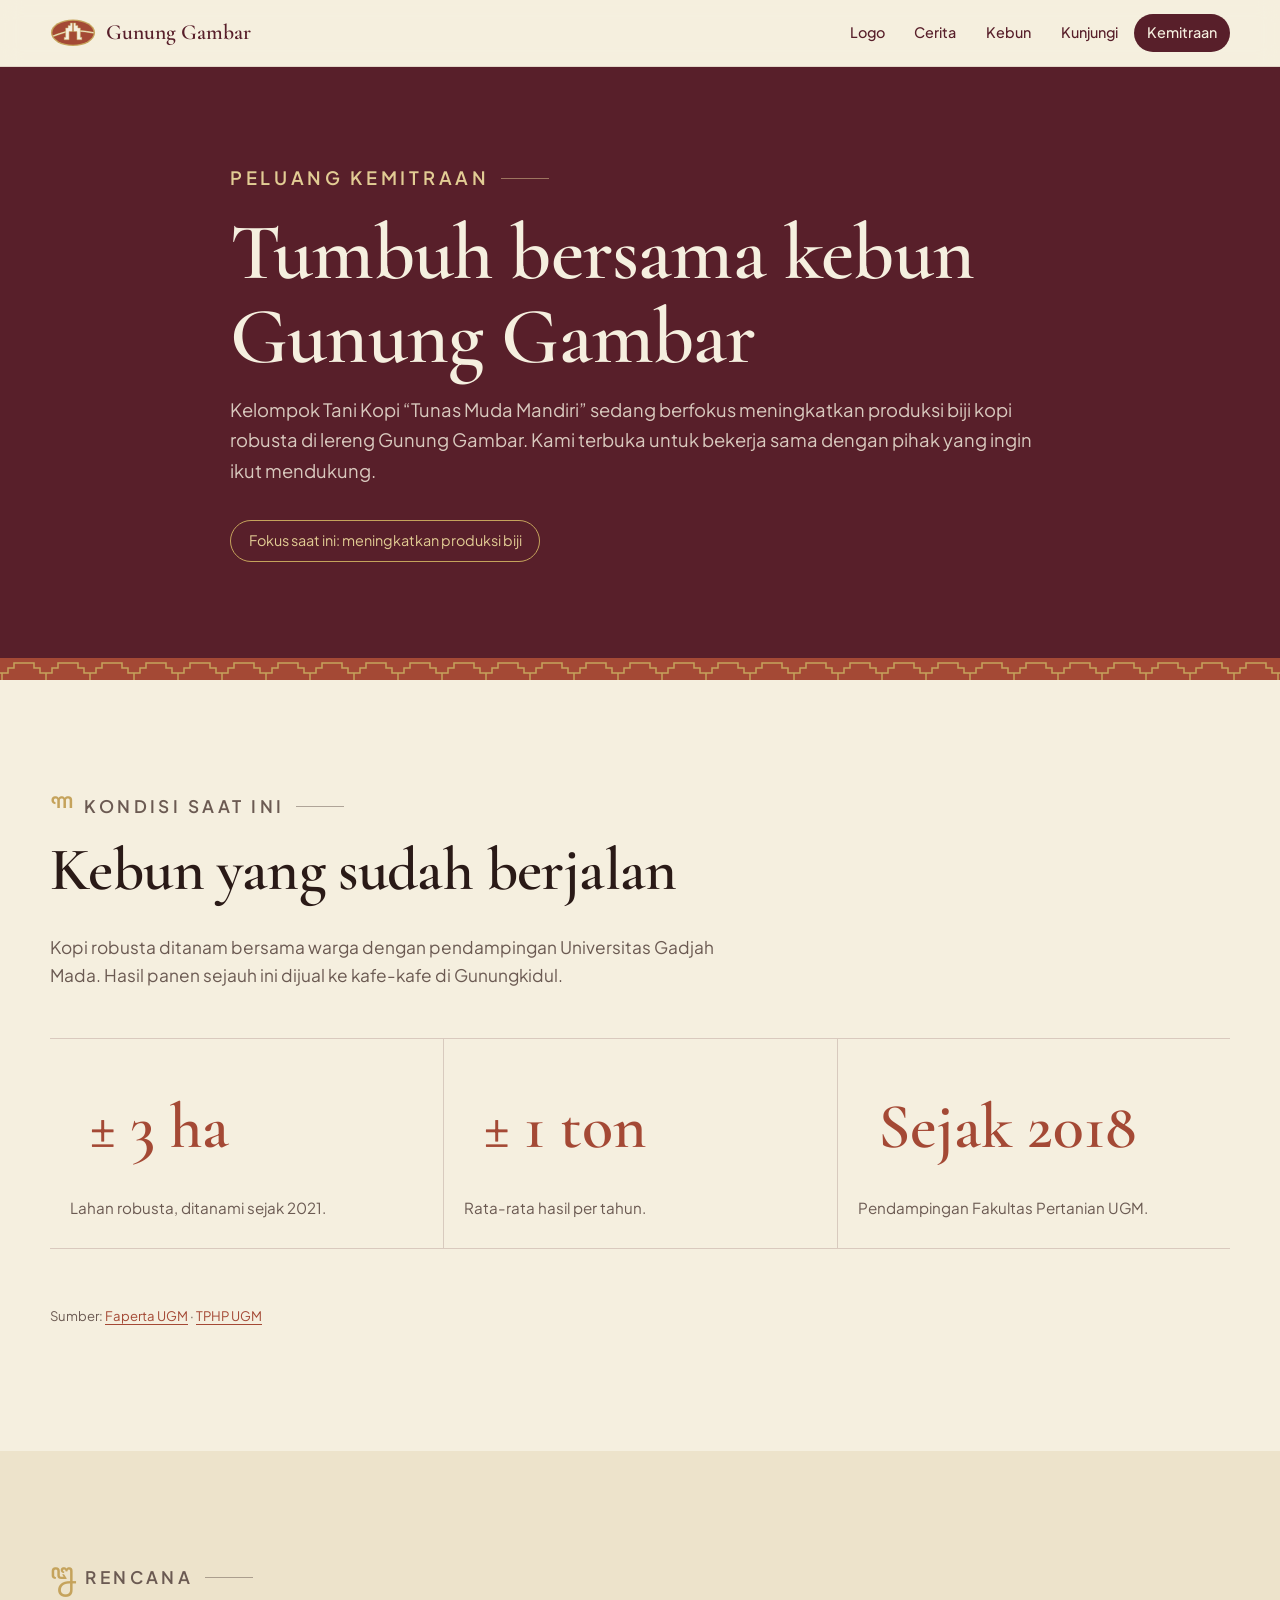
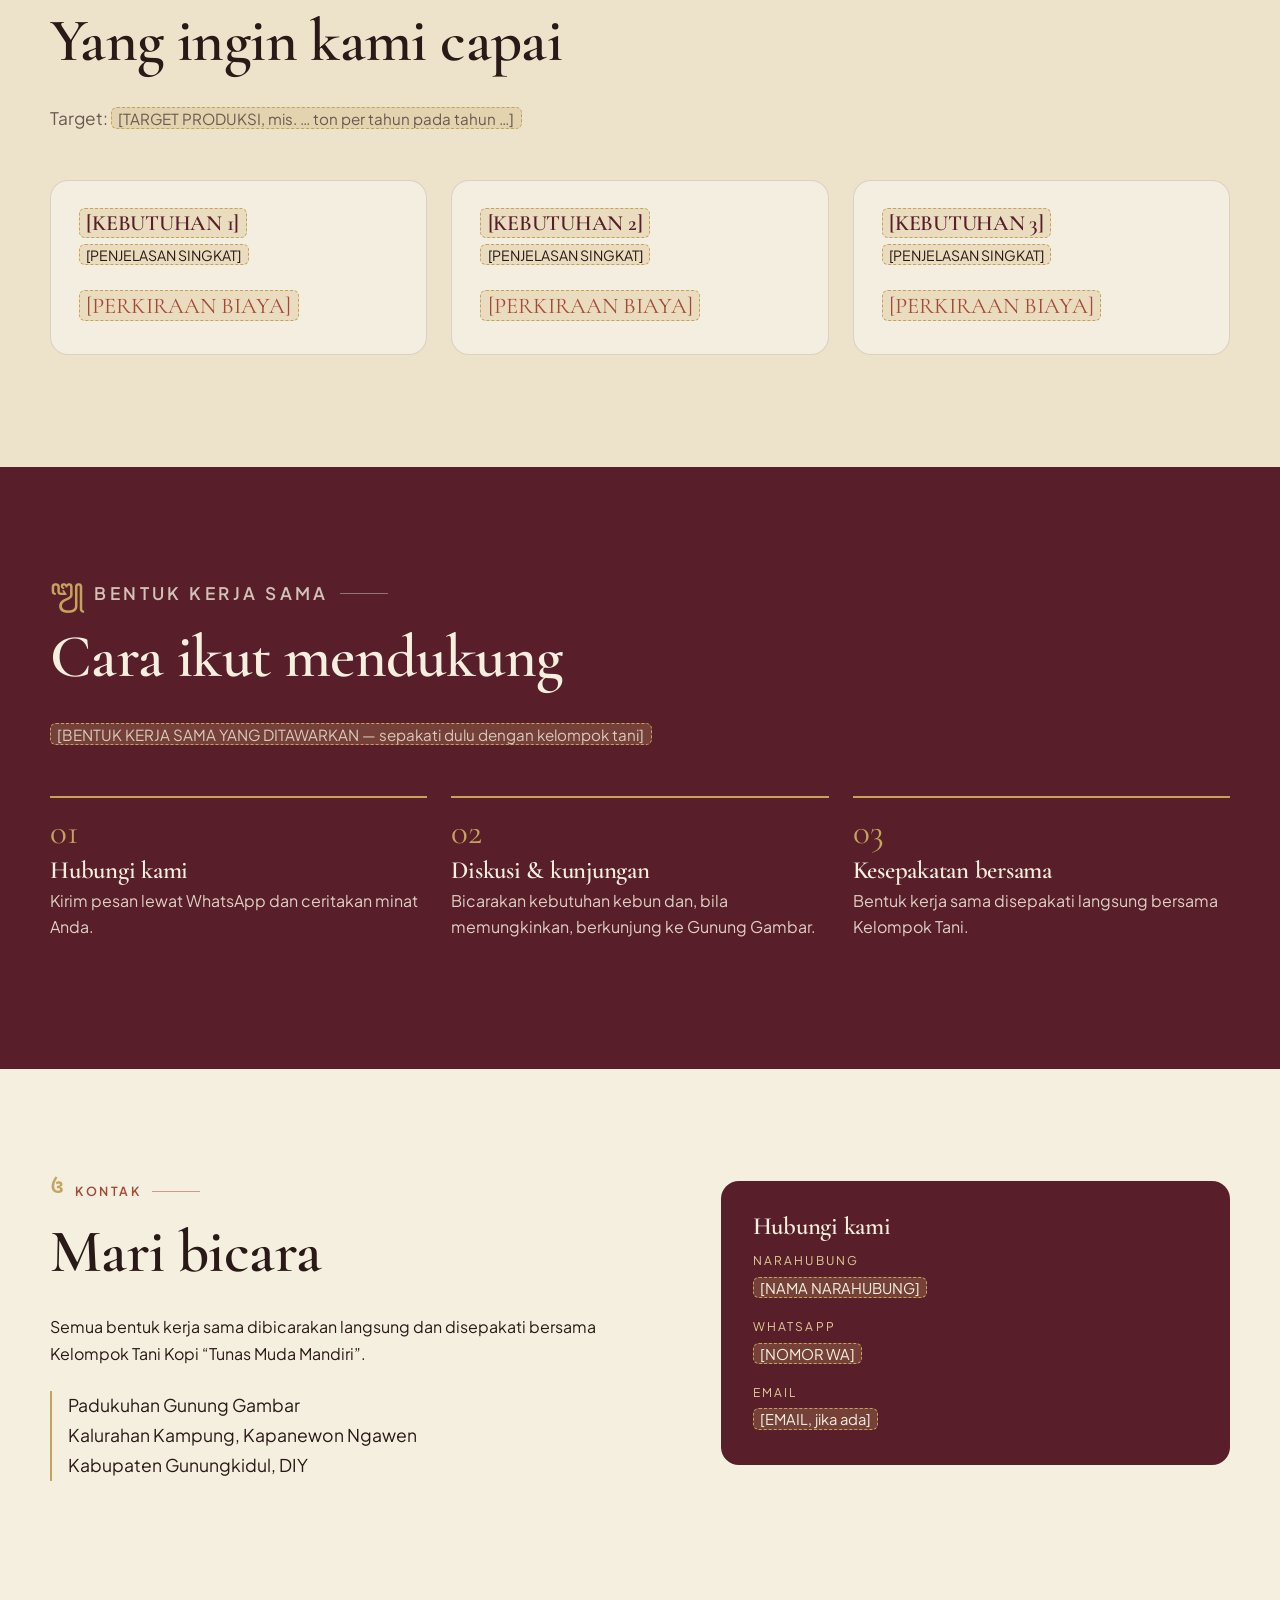
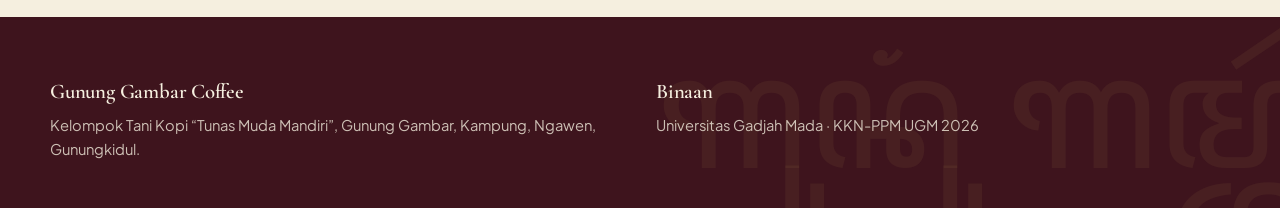
<file: kemitraan.html>
<!DOCTYPE html>
<html lang="id">
<head>
<meta charset="utf-8">
<meta name="viewport" content="width=device-width, initial-scale=1">
<title>Peluang Kemitraan — Gunung Gambar Coffee</title>
<meta name="description" content="Peluang kerja sama untuk meningkatkan produksi kopi robusta Gunung Gambar, Ngawen, Gunungkidul.">
<meta name="theme-color" content="#581F2A">
<link rel="manifest" href="manifest.webmanifest">
<link rel="icon" href="assets/ikon.svg" type="image/svg+xml">
<link rel="preconnect" href="https://fonts.googleapis.com">
<link rel="preconnect" href="https://fonts.gstatic.com" crossorigin>
<link rel="stylesheet" href="https://fonts.googleapis.com/css2?family=Cormorant+Garamond:ital,wght@0,500;0,600;1,500&amp;family=Plus+Jakarta+Sans:wght@400;500;600&amp;display=swap">
<link rel="stylesheet" href="https://fonts.googleapis.com/css2?family=Noto+Sans+Javanese&amp;display=swap&amp;text=%20%EA%A6%81%EA%A6%82%EA%A6%8F%EA%A6%92%EA%A6%A4%EA%A6%A5%EA%A6%A7%EA%A6%A9%EA%A6%B3%EA%A6%B4%EA%A6%B6%EA%A6%B8%EA%A6%BA%EA%A7%80%EA%A7%91%EA%A7%92%EA%A7%93%EA%A7%94%EA%A7%95">
<link rel="stylesheet" href="assets/style.css">
</head>
<body>
<a class="lewati" href="#isi">Langsung ke isi</a>
<svg width="0" height="0" style="position:absolute" aria-hidden="true">
  <defs><clipPath id="klip-biji"><ellipse cx="100" cy="64" rx="90" ry="52"/></clipPath></defs>
  <!-- Logo baru: biji kopi bata berbingkai emas + dua gapura + garis punggung bukit -->
  <symbol id="logo" viewBox="0 0 200 128">
    <ellipse cx="100" cy="64" rx="96" ry="58" fill="#C5A35C"/>
    <ellipse cx="100" cy="64" rx="90" ry="52" fill="#A44935"/>
    <g clip-path="url(#klip-biji)" fill="none" stroke-linecap="round">
      <path d="M0,84 C30,72 55,63 80,58 M120,56 C148,57 172,61 200,66" stroke="#C5A35C" stroke-width="7"/>
      <path d="M0,84 C30,72 55,63 80,58 M120,56 C148,57 172,61 200,66" stroke="#F5EFDF" stroke-width="3.6"/>
    </g>
    <g fill="#F5EFDF" stroke="#C5A35C" stroke-width="2.2" stroke-linejoin="round">
      <path d="M88.2,21.5H97.6V59.1H82.9V94.5H61.5V83.8H67.9V43.1H78.6V32.4H88.2Z"/>
      <path d="M111.8,21.5H102.4V59.1H117.1V94.5H138.5V83.8H132.1V43.1H121.4V32.4H111.8Z"/>
    </g>
  </symbol>
</svg>
<header class="kepala">
  <div class="wadah">
    <a class="merek" href="index.html" aria-label="Gunung Gambar Coffee, ke beranda">
      <svg viewBox="0 0 200 128" aria-hidden="true"><use href="#logo"/></svg><span>Gunung Gambar</span>
    </a>
    <nav aria-label="Menu utama"><ul class="menu">
      <li><a href="index.html#makna">Logo</a></li><li><a href="index.html#cerita">Cerita</a></li><li><a href="index.html#kebun">Kebun</a></li><li><a href="index.html#kunjungi">Kunjungi</a></li>
      <li><a class="menu-sorot" href="kemitraan.html" aria-current="page">Kemitraan</a></li>
    </ul></nav>
  </div>
</header>

<main id="isi">
<section class="kepala-kemitraan" aria-labelledby="judul-utama">
  <div class="wadah">
    <p class="label-kecil">Peluang kemitraan</p>
    <h1 id="judul-utama">Tumbuh bersama kebun Gunung Gambar</h1>
    <p>Kelompok Tani Kopi “Tunas Muda Mandiri” sedang berfokus meningkatkan produksi biji kopi robusta di lereng Gunung Gambar. Kami terbuka untuk bekerja sama dengan pihak yang ingin ikut mendukung.</p>
    <span class="fokus">Fokus saat ini: meningkatkan produksi biji</span>
  </div>
</section>
<div class="pita-bata" aria-hidden="true"></div>

<!-- ============ KONDISI SAAT INI (fakta bersumber) ============ -->
<section class="bagian" aria-labelledby="judul-kondisi">
  <div class="wadah">
    <div class="pembuka">
      <p class="label-kecil"><span class="no" lang="jv">꧑</span>Kondisi saat ini</p>
      <h2 id="judul-kondisi">Kebun yang sudah berjalan</h2>
      <p>Kopi robusta ditanam bersama warga dengan pendampingan Universitas Gadjah Mada. Hasil panen sejauh ini dijual ke kafe-kafe di Gunungkidul.</p>
    </div>
    <div class="angka-baris terang">
      <div><div class="angka">± 3 ha</div><p>Lahan robusta, ditanami sejak 2021.</p></div>
      <div><div class="angka">± 1 ton</div><p>Rata-rata hasil per tahun.</p></div>
      <div><div class="angka">Sejak 2018</div><p>Pendampingan Fakultas Pertanian UGM.</p></div>
    </div>
    <p class="sumber">Sumber: <a href="https://web.faperta.ugm.ac.id/panen-raya-kopi-robusta-di-gunung-gambar-wujud-nyata-kolaborasi-faperta-ugm-dan-masyarakat/">Faperta UGM</a> · <a href="https://tphp.ugm.ac.id/2026/11/09/tphp-ugm-dampingi-masyarakat-gunung-gambar-optimalkan-mutu-kopi-robusta-melalui-teknik-penyangraian/">TPHP UGM</a></p>
  </div>
</section>

<!-- ============ RENCANA & KEBUTUHAN (isi dari kelompok tani) ============ -->
<section class="bagian krem2" aria-labelledby="judul-rencana">
  <div class="wadah">
    <div class="pembuka">
      <p class="label-kecil"><span class="no" lang="jv">꧒</span>Rencana</p>
      <h2 id="judul-rencana">Yang ingin kami capai</h2>
      <p>Target: <span class="isian">[TARGET PRODUKSI, mis. … ton per tahun pada tahun …]</span></p>
    </div>
    <div class="kisi">
      <article class="kartu-garis"><h3><span class="isian">[KEBUTUHAN 1]</span></h3><p><span class="isian">[PENJELASAN SINGKAT]</span></p><p class="biaya"><span class="isian">[PERKIRAAN BIAYA]</span></p></article>
      <article class="kartu-garis"><h3><span class="isian">[KEBUTUHAN 2]</span></h3><p><span class="isian">[PENJELASAN SINGKAT]</span></p><p class="biaya"><span class="isian">[PERKIRAAN BIAYA]</span></p></article>
      <article class="kartu-garis"><h3><span class="isian">[KEBUTUHAN 3]</span></h3><p><span class="isian">[PENJELASAN SINGKAT]</span></p><p class="biaya"><span class="isian">[PERKIRAAN BIAYA]</span></p></article>
    </div>
  </div>
</section>

<!-- ============ BENTUK KERJA SAMA ============ -->
<section class="bagian gelap" aria-labelledby="judul-bentuk">
  <div class="wadah">
    <div class="pembuka">
      <p class="label-kecil"><span class="no" lang="jv">꧓</span>Bentuk kerja sama</p>
      <h2 id="judul-bentuk">Cara ikut mendukung</h2>
      <p><span class="isian">[BENTUK KERJA SAMA YANG DITAWARKAN — sepakati dulu dengan kelompok tani]</span></p>
    </div>
    <ol class="langkah">
      <li><h3>Hubungi kami</h3><p>Kirim pesan lewat WhatsApp dan ceritakan minat Anda.</p></li>
      <li><h3>Diskusi &amp; kunjungan</h3><p>Bicarakan kebutuhan kebun dan, bila memungkinkan, berkunjung ke Gunung Gambar.</p></li>
      <li><h3>Kesepakatan bersama</h3><p>Bentuk kerja sama disepakati langsung bersama Kelompok Tani.</p></li>
    </ol>
  </div>
</section>

<!-- ============ KONTAK ============ -->
<section class="bagian" aria-labelledby="judul-kontak">
  <div class="wadah dua-kolom">
    <div>
      <p class="label-kecil"><span class="no" lang="jv">꧔</span>Kontak</p>
      <h2 id="judul-kontak">Mari bicara</h2>
      <p>Semua bentuk kerja sama dibicarakan langsung dan disepakati bersama Kelompok Tani Kopi “Tunas Muda Mandiri”.</p>
      <address class="alamat">Padukuhan Gunung Gambar<br>Kalurahan Kampung, Kapanewon Ngawen<br>Kabupaten Gunungkidul, DIY</address>
    </div>
    <div class="kartu-kontak">
      <h3>Hubungi kami</h3>
      <dl>
        <div><dt>Narahubung</dt><dd><span class="isian">[NAMA NARAHUBUNG]</span></dd></div>
        <div><dt>WhatsApp</dt><dd><span class="isian">[NOMOR WA]</span></dd></div>
        <div><dt>Email</dt><dd><span class="isian">[EMAIL, jika ada]</span></dd></div>
      </dl>
    </div>
  </div>
</section>
</main>

<footer class="kaki">
  <div class="watermark" lang="jv" aria-hidden="true">ꦒꦸꦤꦸꦁ ꦒꦩ꧀ꦧꦂ</div>
  <div class="wadah">
    <div><h3>Gunung Gambar Coffee</h3><p>Kelompok Tani Kopi “Tunas Muda Mandiri”, Gunung Gambar, Kampung, Ngawen, Gunungkidul.</p></div>
    <div><h3>Binaan</h3><p>Universitas Gadjah Mada · KKN-PPM UGM 2026</p></div>
  </div>
</footer>
<script src="assets/app.js" defer></script>
</body>
</html>
</file>
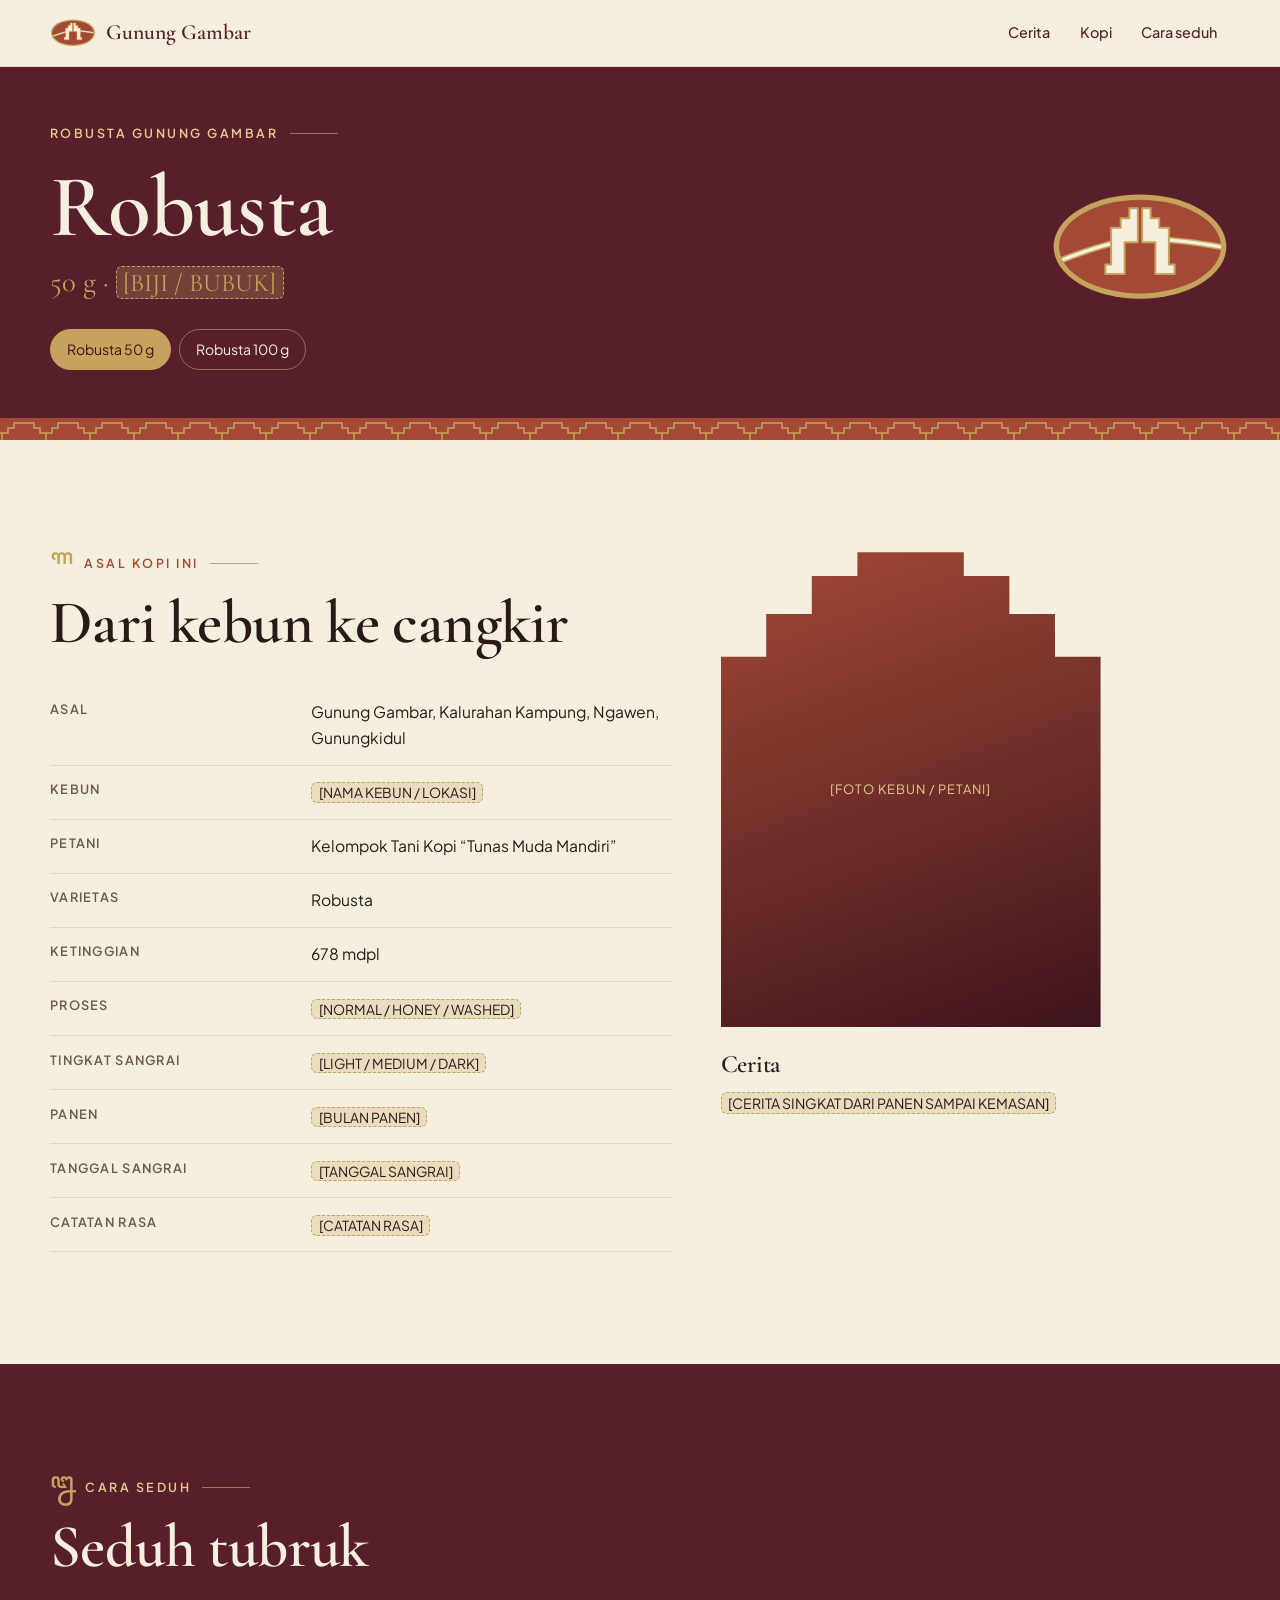
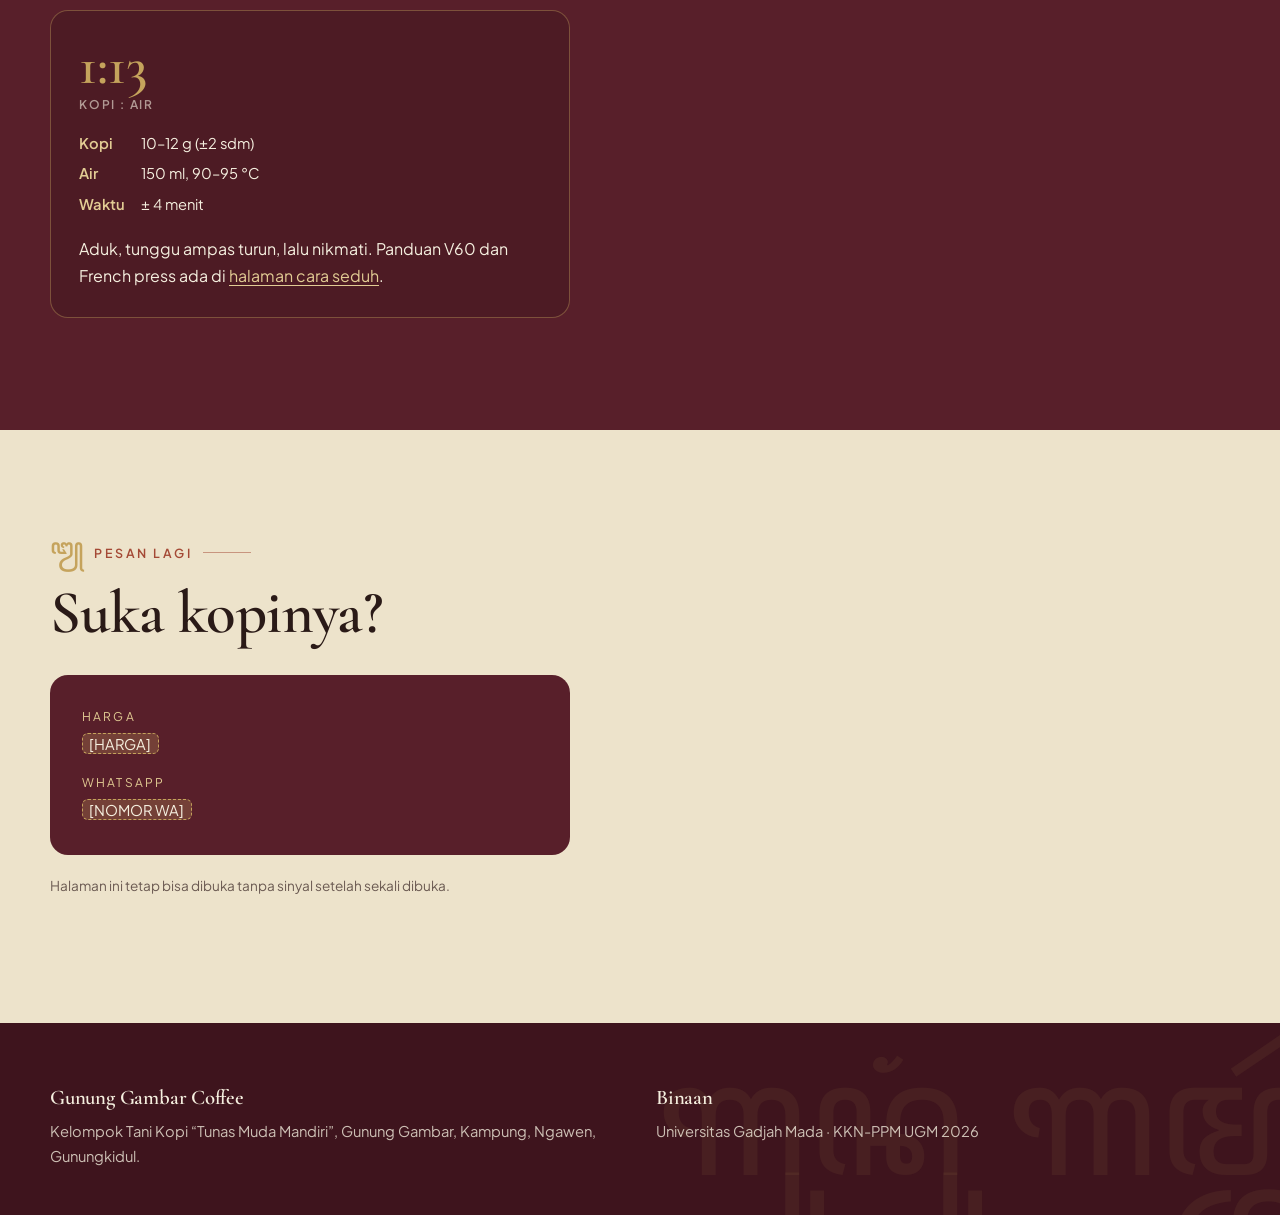
<file: produk.html>
<!DOCTYPE html>
<html lang="id">
<head>
<meta charset="utf-8">
<meta name="viewport" content="width=device-width, initial-scale=1">
<title>Produk — Gunung Gambar Coffee</title>
<meta name="description" content="Asal, petani, proses, dan cara seduh kopi robusta Gunung Gambar.">
<meta name="theme-color" content="#581F2A">
<link rel="manifest" href="manifest.webmanifest">
<link rel="icon" href="assets/ikon.svg" type="image/svg+xml">
<link rel="preconnect" href="https://fonts.googleapis.com">
<link rel="preconnect" href="https://fonts.gstatic.com" crossorigin>
<link rel="stylesheet" href="https://fonts.googleapis.com/css2?family=Cormorant+Garamond:ital,wght@0,500;0,600;1,500&amp;family=Plus+Jakarta+Sans:wght@400;500;600&amp;display=swap">
<link rel="stylesheet" href="https://fonts.googleapis.com/css2?family=Noto+Sans+Javanese&amp;display=swap&amp;text=%20%EA%A6%81%EA%A6%82%EA%A6%8F%EA%A6%92%EA%A6%A4%EA%A6%A5%EA%A6%A7%EA%A6%A9%EA%A6%B3%EA%A6%B4%EA%A6%B6%EA%A6%B8%EA%A6%BA%EA%A7%80%EA%A7%91%EA%A7%92%EA%A7%93%EA%A7%94%EA%A7%95">
<link rel="stylesheet" href="assets/style.css">
</head>
<body>
<a class="lewati" href="#isi">Langsung ke isi</a>
<svg width="0" height="0" style="position:absolute" aria-hidden="true">
  <defs><clipPath id="klip-biji"><ellipse cx="100" cy="64" rx="90" ry="52"/></clipPath></defs>
  <!-- Logo baru: biji kopi bata berbingkai emas + dua gapura + garis punggung bukit -->
  <symbol id="logo" viewBox="0 0 200 128">
    <ellipse cx="100" cy="64" rx="96" ry="58" fill="#C5A35C"/>
    <ellipse cx="100" cy="64" rx="90" ry="52" fill="#A44935"/>
    <g clip-path="url(#klip-biji)" fill="none" stroke-linecap="round">
      <path d="M0,84 C30,72 55,63 80,58 M120,56 C148,57 172,61 200,66" stroke="#C5A35C" stroke-width="7"/>
      <path d="M0,84 C30,72 55,63 80,58 M120,56 C148,57 172,61 200,66" stroke="#F5EFDF" stroke-width="3.6"/>
    </g>
    <g fill="#F5EFDF" stroke="#C5A35C" stroke-width="2.2" stroke-linejoin="round">
      <path d="M88.2,21.5H97.6V59.1H82.9V94.5H61.5V83.8H67.9V43.1H78.6V32.4H88.2Z"/>
      <path d="M111.8,21.5H102.4V59.1H117.1V94.5H138.5V83.8H132.1V43.1H121.4V32.4H111.8Z"/>
    </g>
  </symbol>
</svg>
<header class="kepala">
  <div class="wadah">
    <a class="merek" href="index.html" aria-label="Gunung Gambar Coffee, ke beranda">
      <svg viewBox="0 0 200 128" aria-hidden="true"><use href="#logo"/></svg><span>Gunung Gambar</span>
    </a>
    <nav aria-label="Menu utama"><ul class="menu">
      <li><a href="index.html#cerita">Cerita</a></li><li><a href="index.html#kopi">Kopi</a></li><li><a href="index.html#seduh">Cara seduh</a></li>
    </ul></nav>
  </div>
</header>

<main id="isi">
  <section class="kepala-produk" aria-labelledby="p-nama">
    <div class="wadah">
      <div>
        <p class="label-kecil">Robusta Gunung Gambar</p>
        <h1 id="p-nama">Robusta</h1>
        <p class="ukuran"><span id="p-berat">-</span> · <span id="p-bentuk">-</span></p>
        <nav class="pilih-batch" id="p-pilih" aria-label="Pilih kemasan"></nav>
      </div>
      <svg class="mark" viewBox="0 0 200 128" aria-hidden="true"><use href="#logo"/></svg>
    </div>
  </section>
  <div class="pita-bata" aria-hidden="true"></div>

  <section class="bagian" aria-labelledby="judul-asal">
    <div class="wadah dua-kolom">
      <div>
        <p class="label-kecil"><span class="no" lang="jv">꧑</span>Asal kopi ini</p>
        <h2 id="judul-asal">Dari kebun ke cangkir</h2>
        <table class="tabel-fakta"><tbody id="p-fakta"></tbody></table>
      </div>
      <div>
        <div class="foto-kosong foto-produk">[FOTO KEBUN / PETANI]</div>
        <h3 style="margin-top:1.5rem">Cerita</h3>
        <p id="p-cerita">-</p>
      </div>
    </div>
  </section>

  <section class="bagian gelap" aria-labelledby="judul-seduh">
    <div class="wadah">
      <p class="label-kecil"><span class="no" lang="jv">꧒</span>Cara seduh</p>
      <h2 id="judul-seduh">Seduh tubruk</h2>
      <div class="resep-kartu" style="max-width:520px">
        <div class="rasio">1:13<small>kopi : air</small></div>
        <dl class="resep" style="margin-top:1.25rem"><dt>Kopi</dt><dd>10–12 g (±2 sdm)</dd><dt>Air</dt><dd>150 ml, 90–95 °C</dd><dt>Waktu</dt><dd>± 4 menit</dd></dl>
        <p style="margin:0">Aduk, tunggu ampas turun, lalu nikmati. Panduan V60 dan French press ada di <a href="index.html#seduh">halaman cara seduh</a>.</p>
      </div>
    </div>
  </section>

  <section class="bagian krem2" aria-labelledby="judul-beli">
    <div class="wadah">
      <p class="label-kecil"><span class="no" lang="jv">꧓</span>Pesan lagi</p>
      <h2 id="judul-beli">Suka kopinya?</h2>
      <div class="kartu-kontak" style="max-width:520px">
        <dl>
          <div><dt>Harga</dt><dd id="p-harga">-</dd></div>
          <div><dt>WhatsApp</dt><dd id="p-kontak">-</dd></div>
        </dl>
      </div>
      <p class="offline-info" style="margin-top:1.25rem">Halaman ini tetap bisa dibuka tanpa sinyal setelah sekali dibuka.</p>
    </div>
  </section>
</main>

<footer class="kaki">
  <div class="watermark" lang="jv" aria-hidden="true">ꦒꦸꦤꦸꦁ ꦒꦩ꧀ꦧꦂ</div>
  <div class="wadah">
    <div><h3>Gunung Gambar Coffee</h3><p>Kelompok Tani Kopi “Tunas Muda Mandiri”, Gunung Gambar, Kampung, Ngawen, Gunungkidul.</p></div>
    <div><h3>Binaan</h3><p>Universitas Gadjah Mada · KKN-PPM UGM 2026</p></div>
  </div>
</footer>

<script src="data/produk.js"></script>
<script src="assets/app.js"></script>
</body>
</html>
</file>
<file: assets/style.css>
/* =========================================================
   Gunung Gambar Coffee — gaya situs (v2, "modern heritage")
   Warna dari Figma. Ganti warna cukup di :root.
   ========================================================= */
:root{
  --marun:#581F2A; --marun-tua:#3E141D; --bata:#A44935; --emas:#C5A35C; --emas-muda:#E2CC94;
  --krem:#F5EFDF; --krem2:#EDE3CB; --tinta:#2A1A17; --abu:#6B5A52;
  --serif:"Cormorant Garamond",Georgia,"Times New Roman",serif;
  --sans:"Plus Jakarta Sans",system-ui,-apple-system,"Segoe UI",Roboto,sans-serif;
  --jawa:"Noto Sans Javanese",serif;
  --lebar:1180px; --r:18px;
  /* bentuk gapura bertingkat (dipakai sebagai bingkai foto & kartu) */
  --gapura:polygon(0 100%,0 22%,12% 22%,12% 13%,24% 13%,24% 5%,36% 5%,36% 0,64% 0,64% 5%,76% 5%,76% 13%,88% 13%,88% 22%,100% 22%,100% 100%);
}
*,*::before,*::after{box-sizing:border-box}
html{scroll-behavior:smooth;-webkit-text-size-adjust:100%}
@media (prefers-reduced-motion:reduce){html{scroll-behavior:auto}*{animation:none!important;transition:none!important}}
body{margin:0;font-family:var(--sans);font-size:1rem;line-height:1.65;color:var(--tinta);background:var(--krem)}
img,svg{display:block;max-width:100%}
a{color:var(--bata);text-underline-offset:3px}
h1,h2,h3{font-family:var(--serif);font-weight:600;line-height:1.05;margin:0 0 .5em;letter-spacing:-.01em}
h2{font-size:clamp(2.2rem,5.5vw,3.8rem)}
h3{font-size:1.55rem}
p{margin:0 0 1em}
.wadah{width:min(100% - 2.5rem,var(--lebar));margin-inline:auto}
.lewati{position:absolute;left:-999px;top:0;background:var(--marun);color:var(--krem);padding:.6rem 1rem;z-index:99}
.lewati:focus{left:1rem}
:focus-visible{outline:2px solid var(--emas);outline-offset:3px}

/* ---------- label bagian: angka Jawa + teks ---------- */
.label-kecil{display:flex;align-items:center;gap:.7rem;font-size:.78rem;font-weight:600;letter-spacing:.2em;text-transform:uppercase;color:var(--bata);margin-bottom:1.1rem}
.label-kecil .no{font-family:var(--jawa);font-size:1.35rem;letter-spacing:0;line-height:1;color:var(--emas)}
.label-kecil::after{content:"";flex:0 0 48px;height:1px;background:currentColor;opacity:.5}
.gelap .label-kecil{color:var(--emas-muda)}

/* ---------- tombol ---------- */
.tombol{display:inline-flex;align-items:center;gap:.6rem;padding:.9rem 1.5rem;border-radius:999px;font-weight:600;font-size:.95rem;text-decoration:none;border:1.5px solid transparent;transition:transform .2s,background .2s,color .2s}
.tombol:hover{transform:translateY(-2px)}
.tombol.utama{background:var(--marun);color:var(--krem)}
.tombol.utama:hover{background:var(--bata)}
.tombol.garis{border-color:var(--marun);color:var(--marun)}
.tombol.garis:hover{background:var(--marun);color:var(--krem)}
.tombol.emas{background:var(--emas);color:var(--marun-tua)}
.tombol.bata{background:var(--bata);color:var(--krem)}
.tombol .panah{transition:transform .2s}
.tombol:hover .panah{transform:translateX(3px)}
.tombol-baris{display:flex;flex-wrap:wrap;gap:.75rem}

/* ---------- kepala (menu) ---------- */
.kepala{position:sticky;top:0;z-index:20;background:rgba(245,239,223,.88);-webkit-backdrop-filter:blur(10px);backdrop-filter:blur(10px);border-bottom:1px solid rgba(88,31,42,.12)}
.kepala .wadah{display:flex;align-items:center;justify-content:space-between;gap:1rem;min-height:66px}
.merek{display:flex;align-items:center;gap:.65rem;text-decoration:none;color:var(--marun);flex-shrink:0}
.merek svg{width:46px;height:auto}
.merek span{font-family:var(--serif);font-weight:600;font-size:1.35rem}
.menu{display:flex;gap:.25rem;list-style:none;margin:0;padding:0;overflow-x:auto;scrollbar-width:none}
.menu::-webkit-scrollbar{display:none}
.menu a{display:block;padding:.45rem .8rem;border-radius:999px;color:var(--marun);text-decoration:none;font-size:.9rem;font-weight:500;white-space:nowrap}
.menu a:hover{background:rgba(88,31,42,.08)}
@media (max-width:760px){
  .kepala .wadah{flex-direction:column;align-items:stretch;gap:0;padding:.5rem 0 .25rem}
  .merek{justify-content:center}
  .menu{justify-content:flex-start;margin-inline:-.5rem}
}

/* ---------- beranda ---------- */
.hero{position:relative;overflow:hidden;padding:clamp(3rem,8vw,6.5rem) 0 0}
.hero .kontur{position:absolute;left:0;right:0;bottom:4.5rem;width:100%;max-width:none;height:80%;opacity:.35;pointer-events:none;-webkit-mask-image:linear-gradient(to bottom,#000 55%,transparent);mask-image:linear-gradient(to bottom,#000 55%,transparent)}
.hero .wadah{position:relative;display:grid;gap:2.5rem;align-items:center}
@media (min-width:900px){.hero .wadah{grid-template-columns:1.15fr .85fr}}
.hero .aksara{font-family:var(--jawa);color:var(--emas);font-size:1.25rem;margin:0 0 .75rem;line-height:1.9}
.hero h1{font-size:clamp(3.6rem,11vw,8.2rem);color:var(--marun);margin:0;line-height:.9}
.hero h1 em{display:block;font-style:italic;font-weight:500;color:var(--bata);font-size:.42em;letter-spacing:.02em;margin-top:.35em}
.hero .tagline{font-size:clamp(1.05rem,2vw,1.2rem);max-width:34rem;color:var(--abu);margin:1.5rem 0 2rem}
.hero .tagline strong{color:var(--tinta);font-weight:600}
.panggung{position:relative;justify-self:center;width:min(100%,430px);aspect-ratio:4/5;background:var(--marun);clip-path:var(--gapura);display:grid;place-items:center}
.panggung::before{content:"";position:absolute;inset:14px;clip-path:var(--gapura);border:0;background:
  repeating-radial-gradient(ellipse at 50% 120%,transparent 0 22px,rgba(197,163,92,.22) 22px 23px)}
.panggung .logo-besar{position:relative;width:78%;filter:drop-shadow(0 18px 30px rgba(0,0,0,.35))}
.panggung .ket-panggung{position:absolute;bottom:1.4rem;left:0;right:0;text-align:center;color:var(--emas-muda);font-size:.72rem;letter-spacing:.25em;text-transform:uppercase}
.fakta-hero{display:flex;flex-wrap:wrap;gap:1.75rem;margin-top:2.5rem;padding-top:1.5rem;border-top:1px solid rgba(88,31,42,.15)}
.fakta-hero div{font-size:.82rem;color:var(--abu);line-height:1.3}
.fakta-hero b{display:block;font-family:var(--serif);font-size:1.7rem;color:var(--marun);font-weight:600}

/* pita berjalan */
.pita{margin-top:clamp(3rem,7vw,5rem);background:var(--marun);color:var(--emas-muda);overflow:hidden;white-space:nowrap;border-block:1px solid var(--emas)}
.pita-isi{display:inline-flex;gap:2.5rem;padding:.95rem 0;animation:jalan 40s linear infinite;font-family:var(--serif);font-size:1.25rem;font-style:italic}
.pita-isi span{display:inline-flex;align-items:center;gap:2.5rem}
.pita-isi span::after{content:"";width:14px;height:14px;background:var(--emas);clip-path:var(--gapura)}
@keyframes jalan{to{transform:translateX(-50%)}}

/* pita bata (motif tumpal bertingkat) */
.pita-bata{height:22px;background:var(--bata) url("data:image/svg+xml,%3Csvg xmlns='http://www.w3.org/2000/svg' width='44' height='22'%3E%3Cpath d='M0 22V15h6v-5h6V5h20v5h6v5h6v7' fill='none' stroke='%23C5A35C' stroke-width='1.5'/%3E%3C/svg%3E") repeat-x center/44px 22px}

/* ---------- bagian umum ---------- */
.bagian{padding:clamp(4rem,9vw,7rem) 0;position:relative}
.gelap{background:var(--marun);color:var(--krem)}
.gelap h2,.gelap h3{color:var(--krem)}
.gelap a{color:var(--emas-muda)}
.krem2{background:var(--krem2)}
.pembuka{max-width:44rem;margin-bottom:3rem}
.pembuka p{font-size:1.08rem;color:var(--abu)}
.gelap .pembuka p{color:rgba(245,239,223,.78)}
.sumber{font-size:.82rem;color:var(--abu);margin-top:2.5rem}

/* ---------- cerita ---------- */
.cerita-grid{display:grid;gap:3rem}
@media (min-width:900px){.cerita-grid{grid-template-columns:.9fr 1.1fr;gap:5rem}.cerita-kiri{position:sticky;top:110px;align-self:start}}
.peta{margin-top:2rem;padding:1.5rem;border:1px solid rgba(88,31,42,.15);border-radius:var(--r);background:rgba(255,255,255,.35)}
.peta svg{width:100%;height:auto;max-height:340px}
.peta figcaption{font-size:.8rem;color:var(--abu);margin-top:.75rem}
.linimasa{list-style:none;margin:0;padding:0;border-left:1px solid rgba(88,31,42,.2)}
.linimasa li{position:relative;padding:0 0 2.5rem 2rem}
.linimasa li::before{content:"";position:absolute;left:-7px;top:.55rem;width:13px;height:13px;background:var(--emas);clip-path:var(--gapura)}
.linimasa .tahun{display:block;font-family:var(--serif);font-size:clamp(2.2rem,5vw,3.2rem);font-weight:600;line-height:1;color:transparent;-webkit-text-stroke:1px var(--bata);margin-bottom:.4rem}
.linimasa h3{font-size:1.45rem;margin-bottom:.3rem;color:var(--marun)}
.linimasa p{color:var(--abu);margin:0}

/* ---------- kebun ---------- */
.gelap .kontur-latar{position:absolute;inset:0;width:100%;height:100%;opacity:.12;pointer-events:none}
.angka-baris{display:grid;grid-template-columns:repeat(auto-fit,minmax(180px,1fr));gap:0;border-block:1px solid rgba(197,163,92,.35);margin-bottom:3.5rem}
.angka-baris div{padding:1.75rem 1.25rem}
.angka-baris div+div{border-left:1px solid rgba(197,163,92,.35)}
@media (max-width:600px){.angka-baris div+div{border-left:0;border-top:1px solid rgba(197,163,92,.35)}}
.angka{font-family:var(--serif);font-size:clamp(2.8rem,6vw,4rem);line-height:1;color:var(--emas);font-weight:600}
.angka-baris p{margin:.5rem 0 0;color:rgba(245,239,223,.75);font-size:.95rem}
.kisi{display:grid;grid-template-columns:repeat(auto-fit,minmax(260px,1fr));gap:1.5rem}
.kartu-foto h3{margin:1.25rem 0 .35rem}
.kartu-foto p{color:rgba(245,239,223,.75)}
.foto-kosong{aspect-ratio:4/5;clip-path:var(--gapura);background:linear-gradient(160deg,var(--bata),var(--marun-tua));display:grid;place-items:center;text-align:center;padding:2rem;font-size:.8rem;letter-spacing:.08em;color:var(--emas-muda)}
.foto-kosong img{width:100%;height:100%;object-fit:cover}
.isian{background:rgba(197,163,92,.25);border:1px dashed var(--emas);border-radius:6px;padding:.05rem .4rem;font-size:.88em;color:inherit}

/* ---------- produk ---------- */
.produk-kisi{display:grid;grid-template-columns:repeat(auto-fit,minmax(260px,1fr));gap:1.75rem;max-width:820px}
.produk{position:relative;display:block;text-decoration:none;color:var(--tinta)}
.produk .wajah{position:relative;aspect-ratio:4/5;background:var(--marun);clip-path:var(--gapura);display:grid;place-items:center;overflow:hidden;transition:transform .35s}
.produk .wajah::before{content:"";position:absolute;inset:0;background:repeating-radial-gradient(ellipse at 50% 115%,transparent 0 18px,rgba(197,163,92,.2) 18px 19px)}
.produk:hover .wajah{transform:translateY(-6px)}
.produk .wajah svg{position:relative;width:58%}
.produk .berat{position:absolute;bottom:1.25rem;right:1.25rem;font-family:var(--serif);font-size:3rem;font-weight:600;color:var(--emas);line-height:1}
.produk .info{display:flex;justify-content:space-between;align-items:baseline;gap:1rem;padding:1.1rem .25rem 0}
.produk h3{margin:0;color:var(--marun)}
.produk .ket{margin:.25rem 0 0;font-size:.9rem;color:var(--abu)}
.produk .lihat{font-weight:600;font-size:.9rem;color:var(--bata);white-space:nowrap}

/* ---------- seduh ---------- */
.seduh{display:grid;grid-template-columns:repeat(auto-fit,minmax(270px,1fr));gap:1.5rem}
.resep-kartu{border:1px solid rgba(197,163,92,.4);border-radius:var(--r);padding:1.75rem;background:rgba(0,0,0,.12)}
.resep-kartu .rasio{font-family:var(--serif);font-size:3.4rem;line-height:1;color:var(--emas);font-weight:600}
.resep-kartu .rasio small{font-family:var(--sans);font-size:.75rem;letter-spacing:.15em;text-transform:uppercase;color:rgba(245,239,223,.6);display:block;margin-top:.35rem}
.resep-kartu h3{margin:1.25rem 0 1rem}
.resep{display:grid;grid-template-columns:auto 1fr;gap:.4rem 1rem;margin:0 0 1.25rem;font-size:.92rem}
.resep dt{color:var(--emas-muda);font-weight:600}
.resep dd{margin:0}
.resep-kartu ol{margin:0;padding-left:1.2rem;font-size:.92rem;color:rgba(245,239,223,.82)}
.resep-kartu li{margin-bottom:.3rem}
.catatan{margin-top:2rem;font-size:.95rem;color:rgba(245,239,223,.8)}

/* ---------- kunjungi ---------- */
.dua-kolom{display:grid;gap:3rem;align-items:start}
@media (min-width:860px){.dua-kolom{grid-template-columns:1.1fr .9fr}}
.alamat{font-style:normal;font-size:1.1rem;line-height:1.7;margin:1.5rem 0;padding-left:1rem;border-left:2px solid var(--emas)}
.kartu-kontak{background:var(--marun);color:var(--krem);border-radius:var(--r);padding:2rem}
.kartu-kontak h3{color:var(--krem)}
.kartu-kontak dl{display:grid;gap:1rem;margin:0}
.kartu-kontak dt{font-size:.75rem;letter-spacing:.18em;text-transform:uppercase;color:var(--emas-muda)}
.kartu-kontak dd{margin:.15rem 0 0;font-size:1.05rem}

/* ---------- kaki ---------- */
.kaki{background:var(--marun-tua);color:rgba(245,239,223,.78);padding:4rem 0 2rem;position:relative;overflow:hidden;font-size:.92rem}
.kaki .watermark{position:absolute;right:-2rem;bottom:-1.5rem;font-family:var(--jawa);font-size:clamp(4rem,14vw,10rem);color:rgba(197,163,92,.08);line-height:1;white-space:nowrap;pointer-events:none}
.kaki .wadah{position:relative;display:grid;gap:2rem;grid-template-columns:repeat(auto-fit,minmax(200px,1fr))}
.kaki h3{color:var(--krem);font-size:1.3rem}
.kaki ul{list-style:none;margin:0;padding:0}
.kaki a{color:rgba(245,239,223,.78)}
.kaki .bawah{grid-column:1/-1;border-top:1px solid rgba(197,163,92,.25);padding-top:1.5rem;margin:1rem 0 0;font-size:.8rem}

/* ---------- halaman produk ---------- */
.kepala-produk{background:var(--marun);color:var(--krem);padding:3.5rem 0 3rem;position:relative;overflow:hidden}
.kepala-produk .wadah{position:relative;display:grid;gap:2rem;align-items:center}
@media (min-width:760px){.kepala-produk .wadah{grid-template-columns:1fr auto}}
.kepala-produk h1{font-size:clamp(3.2rem,9vw,5.5rem);color:var(--krem);margin:0}
.kepala-produk .label-kecil{color:var(--emas-muda)}
.kepala-produk .ukuran{font-family:var(--serif);font-size:1.8rem;color:var(--emas);margin:.25rem 0 1.5rem}
.kepala-produk .mark{width:180px}
.pilih-batch{display:flex;flex-wrap:wrap;gap:.5rem}
.pilih-batch a{padding:.5rem 1rem;border-radius:999px;border:1px solid rgba(197,163,92,.6);color:var(--krem);text-decoration:none;font-size:.88rem}
.pilih-batch a[aria-current]{background:var(--emas);color:var(--marun-tua);border-color:var(--emas)}
.tabel-fakta{width:100%;border-collapse:collapse;font-size:.98rem}
.tabel-fakta th,.tabel-fakta td{text-align:left;padding:.85rem 0;border-bottom:1px solid rgba(88,31,42,.12);vertical-align:top}
.tabel-fakta th{width:42%;font-weight:600;color:var(--abu);font-size:.8rem;letter-spacing:.1em;text-transform:uppercase;padding-right:1rem}
.foto-produk{aspect-ratio:4/5;max-width:380px}
.offline-info{font-size:.85rem;color:var(--abu)}
@media (max-width:899px){.hero .kontur{opacity:.18}.panggung{width:min(100%,300px);order:-1}.hero .wadah{gap:2rem}}

/* ---------- makna logo ---------- */
.makna{background:var(--krem);border-bottom:1px solid rgba(88,31,42,.1)}
.pembuka.tengah{text-align:center;margin-inline:auto}
.pembuka.tengah .label-kecil{justify-content:center}
.pembuka.tengah .label-kecil::before{content:"";flex:0 0 48px;height:1px;background:currentColor;opacity:.5}
.makna-grid{display:grid;gap:2.5rem;align-items:center}
@media (min-width:960px){.makna-grid{grid-template-columns:1fr 1.1fr 1fr;gap:3rem}.makna-list.kiri{text-align:right}.makna-list.kiri li{padding:0 3.25rem 0 0}.makna-list.kiri .titik{left:auto;right:0}}
.makna-list{list-style:none;margin:0;padding:0;display:grid;gap:2.25rem}
.makna-list li{position:relative;padding-left:3.25rem}
.makna-list .titik{position:absolute;left:0;top:0;width:2.25rem;height:2.25rem;border-radius:50%;border:1.5px solid var(--emas);display:grid;place-items:center;font-family:var(--serif);font-weight:600;color:var(--bata)}
.makna-list h3{color:var(--marun);margin-bottom:.3rem;font-size:1.4rem}
.makna-list p{color:var(--abu);margin:0;font-size:.95rem}
.makna-logo{display:grid;justify-items:center;gap:1.5rem}
.logo-wadah{width:100%;max-width:400px;aspect-ratio:1;border-radius:50%;display:grid;place-items:center;background:radial-gradient(circle,rgba(197,163,92,.18),transparent 68%)}
.logo-wadah svg,.logo-wadah img{width:82%;height:auto}
.swatch{display:flex;gap:.5rem;flex-wrap:wrap;justify-content:center}
.swatch span{padding:.4rem .9rem;border-radius:999px;font-size:.78rem;font-weight:600;color:var(--krem);border:1px solid rgba(88,31,42,.15)}
@media (max-width:959px){.makna-logo{order:-1}}

/* ---------- status produk & ajakan ---------- */
.produk.segera{cursor:default}
.produk.segera:hover .wajah{transform:none}
.produk .lencana{position:absolute;top:28%;left:50%;transform:translateX(-50%);margin-top:-1.5rem;background:var(--emas);color:var(--marun-tua);font-size:.72rem;font-weight:600;letter-spacing:.15em;text-transform:uppercase;padding:.35rem .8rem;border-radius:999px;white-space:nowrap}
.ajakan{margin-top:3rem;display:flex;flex-wrap:wrap;gap:1.5rem;align-items:center;justify-content:space-between;background:var(--marun);color:var(--krem);border-radius:var(--r);padding:2rem}
.ajakan h3{color:var(--krem);margin-bottom:.3rem}
.ajakan p{margin:0;color:rgba(245,239,223,.78);max-width:36rem}
.menu a.menu-sorot{background:var(--marun);color:var(--krem)}
.menu a.menu-sorot:hover{background:var(--bata)}

/* ---------- halaman kemitraan ---------- */
.kepala-kemitraan{background:var(--marun);color:var(--krem);padding:clamp(3.5rem,8vw,6rem) 0;position:relative;overflow:hidden}
.kepala-kemitraan .wadah{position:relative;max-width:820px}
.kepala-kemitraan h1{font-size:clamp(2.8rem,8vw,5rem);color:var(--krem);margin:0 0 1rem}
.kepala-kemitraan p{font-size:1.15rem;color:rgba(245,239,223,.82)}
.kepala-kemitraan .label-kecil{color:var(--emas-muda)}
.kepala-kemitraan .fokus{display:inline-block;margin-top:1rem;border:1px solid var(--emas);border-radius:999px;padding:.5rem 1.1rem;color:var(--emas-muda);font-size:.9rem}
.angka-baris.terang{border-color:rgba(88,31,42,.18)}
.angka-baris.terang div+div{border-color:rgba(88,31,42,.18)}
.angka-baris.terang .angka{color:var(--bata)}
.angka-baris.terang p{color:var(--abu)}
.kartu-garis{border:1px solid rgba(88,31,42,.15);border-radius:var(--r);padding:1.75rem;background:rgba(255,255,255,.4)}
.kartu-garis h3{color:var(--marun);margin-bottom:.4rem}
.kartu-garis .biaya{font-family:var(--serif);font-size:1.6rem;color:var(--bata);margin:.75rem 0 0}
.langkah{list-style:none;margin:0;padding:0;display:grid;gap:1.5rem;grid-template-columns:repeat(auto-fit,minmax(220px,1fr));counter-reset:l}
.langkah li{counter-increment:l;border-top:2px solid var(--emas);padding-top:1rem}
.langkah li::before{content:"0" counter(l);font-family:var(--serif);font-size:2.2rem;color:var(--emas);display:block;line-height:1;margin-bottom:.5rem}
.gelap .langkah li{color:rgba(245,239,223,.85)}
.gelap .langkah h3{margin-bottom:.3rem}

/* pita statis (pengganti pita berjalan) */
.pita-statis{list-style:none;margin:0 auto;padding:0;width:min(100% - 2.5rem,var(--lebar));display:grid;grid-template-columns:repeat(4,1fr);white-space:normal}
.pita-statis li{display:flex;flex-direction:column;align-items:center;justify-content:center;gap:.15rem;padding:1.1rem .75rem;font-size:.8rem;letter-spacing:.12em;text-transform:uppercase;color:var(--emas-muda);text-align:center}
.pita-statis li+li{border-left:1px solid rgba(197,163,92,.35)}
.pita-statis b{font-family:var(--serif);font-size:1.45rem;font-weight:600;letter-spacing:0;text-transform:none;color:var(--emas)}
@media (max-width:760px){.pita-statis{grid-template-columns:1fr 1fr}.pita-statis li{flex-direction:column;align-items:center;gap:.1rem}.pita-statis li:nth-child(3){border-left:0}.pita-statis li:nth-child(n+3){border-top:1px solid rgba(197,163,92,.35)}}
</file>
